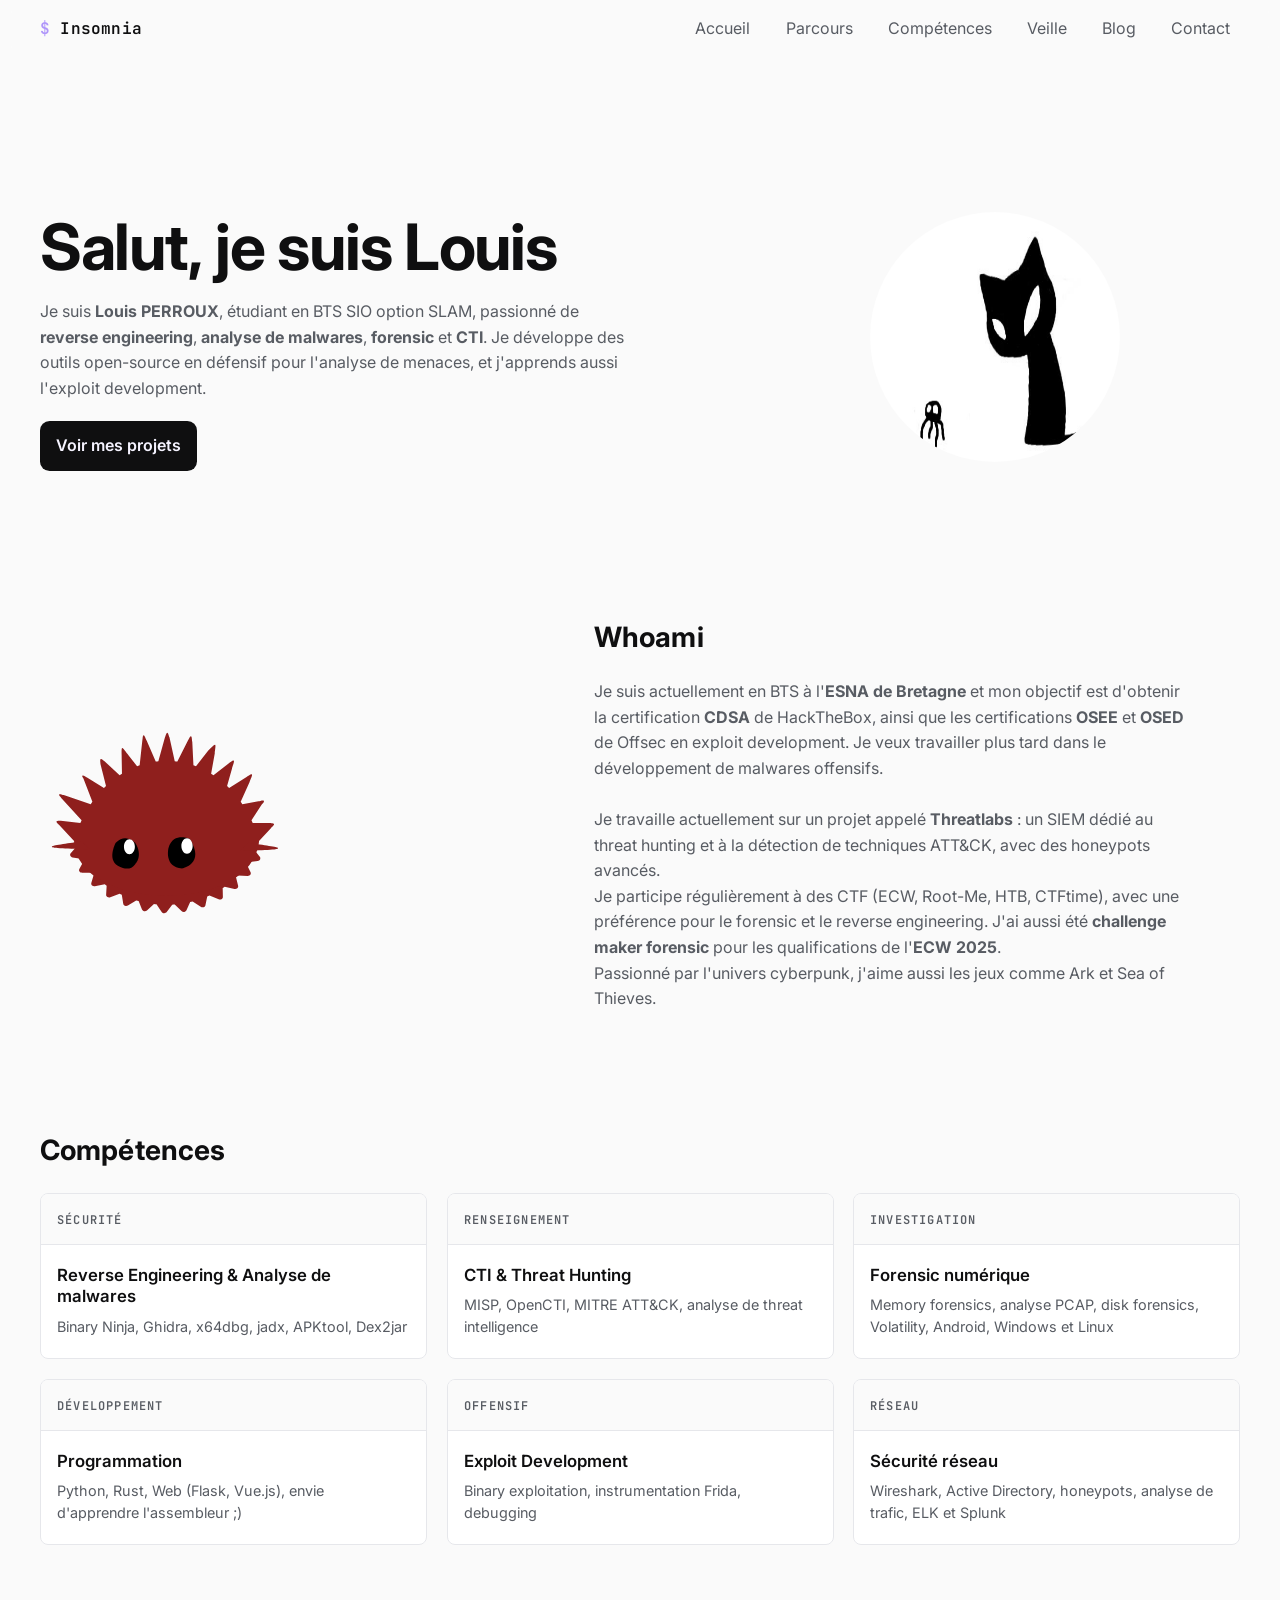
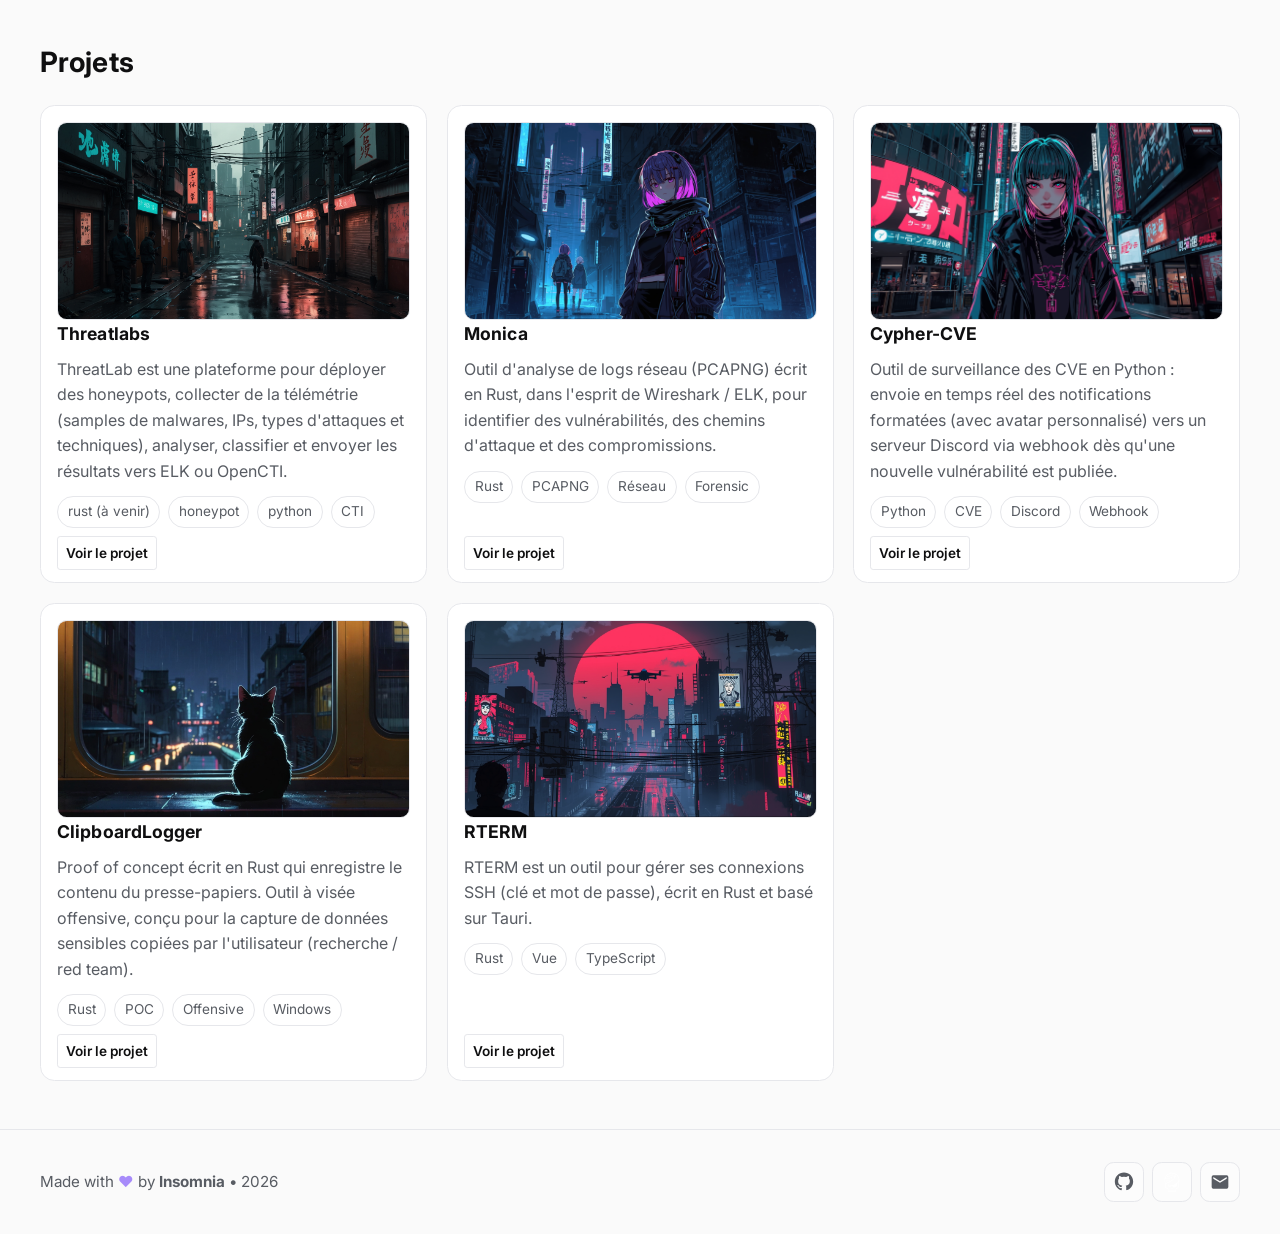
<file: index.html>
<!DOCTYPE html>
<html lang="fr">
<head>
  <meta charset="utf-8">
  <meta name="viewport" content="width=device-width, initial-scale=1">
  <title>Portfolio – Louis PERROUX</title>
  <meta name="description" content="Portfolio BTS SIO de Louis PERROUX – cybersécurité, reverse engineering, forensic, développement.">
  <link rel="icon" href="assets/favicon.svg" type="image/svg+xml">
  <link href="https://fonts.googleapis.com/css2?family=Inter:wght@300;400;600;700&family=JetBrains+Mono:wght@400;600;700&display=swap" rel="stylesheet">
  <link rel="stylesheet" href="assets/css/style.css">
</head>
<body>
  <header class="site-header">
    <div class="container header-inner">
      <a class="brand" href="index.html" aria-label="Accueil">Insomnia</a>
      <nav class="nav" aria-label="Navigation principale">
        <button class="nav-toggle" aria-expanded="false" aria-controls="nav-list" aria-label="Menu">☰</button>
        <ul id="nav-list" class="nav-list">
          <li><a href="index.html">Accueil</a></li>
          <li><a href="parcours.html">Parcours</a></li>
          <li><a href="competences.html">Compétences</a></li>
          <li><a href="veille.html">Veille</a></li>
          <li><a href="blog.html">Blog</a></li>
          <li><a href="mailto:insomnia@0xinsomnia.me">Contact</a></li>
        </ul>
      </nav>
    </div>
  </header>

  <section id="hero" class="section hero flex-row">
    <div class="container">
      <h1 class="hero-title reveal" data-animate="letters">Salut, je suis Louis</h1>
      <p class="hero-subtitle reveal delay-1">
        Je suis <strong>Louis PERROUX</strong>, étudiant en BTS SIO option SLAM, passionné de
        <strong>reverse engineering</strong>, <strong>analyse de malwares</strong>,
        <strong>forensic</strong> et <strong>CTI</strong>. Je développe des outils open-source
        en défensif pour l'analyse de menaces, et j'apprends aussi l'exploit development.
      </p>
      <div class="hero-cta reveal delay-2">
        <a class="button" href="#work">Voir mes projets</a>
      </div>
    </div>
    <img src="assets/img/black-cat-gif-downsized_large-4.gif" alt="Insomnia" loading="lazy" class="hero-avatar">
  </section>

  <section id="Whoami" class="section whoami-section">
    <div class="container whoami-container">
      <img src="assets/img/corro.svg" alt="corro" loading="lazy" class="whoami-avatar">
      <div class="whoami-content">
        <h2 class="section-title">Whoami</h2>
        <p class="hero-subtitle reveal delay-1">
          Je suis actuellement en BTS à l'<strong>ESNA de Bretagne</strong> et mon objectif est d'obtenir
          la certification <strong>CDSA</strong> de HackTheBox, ainsi que les certifications
          <strong>OSEE</strong> et <strong>OSED</strong> de Offsec en exploit development.
          Je veux travailler plus tard dans le développement de malwares offensifs.<br><br>
          Je travaille actuellement sur un projet appelé <strong>Threatlabs</strong> :
          un SIEM dédié au threat hunting et à la détection de techniques ATT&amp;CK,
          avec des honeypots avancés.<br>
          Je participe régulièrement à des CTF (ECW, Root-Me, HTB, CTFtime), avec une préférence
          pour le forensic et le reverse engineering. J'ai aussi été <strong>challenge maker forensic</strong>
          pour les qualifications de l'<strong>ECW 2025</strong>.<br>
          Passionné par l'univers cyberpunk, j'aime aussi les jeux comme Ark et Sea of Thieves.
        </p>
      </div>
    </div>
  </section>

  <section id="skills" class="section skills">
    <div class="container">
      <h2 class="section-title">Compétences</h2>
      <div class="skills-grid">
        <article class="skill-card reveal">
          <div class="skill-banner"><span class="skill-category">Sécurité</span></div>
          <div class="skill-content">
            <h3>Reverse Engineering &amp; Analyse de malwares</h3>
            <p>Binary Ninja, Ghidra, x64dbg, jadx, APKtool, Dex2jar</p>
          </div>
        </article>
        <article class="skill-card reveal delay-1">
          <div class="skill-banner"><span class="skill-category">Renseignement</span></div>
          <div class="skill-content">
            <h3>CTI &amp; Threat Hunting</h3>
            <p>MISP, OpenCTI, MITRE ATT&amp;CK, analyse de threat intelligence</p>
          </div>
        </article>
        <article class="skill-card reveal delay-2">
          <div class="skill-banner"><span class="skill-category">Investigation</span></div>
          <div class="skill-content">
            <h3>Forensic numérique</h3>
            <p>Memory forensics, analyse PCAP, disk forensics, Volatility, Android, Windows et Linux</p>
          </div>
        </article>
        <article class="skill-card reveal">
          <div class="skill-banner"><span class="skill-category">Développement</span></div>
          <div class="skill-content">
            <h3>Programmation</h3>
            <p>Python, Rust, Web (Flask, Vue.js), envie d'apprendre l'assembleur ;)</p>
          </div>
        </article>
        <article class="skill-card reveal delay-1">
          <div class="skill-banner"><span class="skill-category">Offensif</span></div>
          <div class="skill-content">
            <h3>Exploit Development</h3>
            <p>Binary exploitation, instrumentation Frida, debugging</p>
          </div>
        </article>
        <article class="skill-card reveal delay-2">
          <div class="skill-banner"><span class="skill-category">Réseau</span></div>
          <div class="skill-content">
            <h3>Sécurité réseau</h3>
            <p>Wireshark, Active Directory, honeypots, analyse de trafic, ELK et Splunk</p>
          </div>
        </article>
      </div>
    </div>
  </section>

  <section id="work" class="section work">
    <div class="container">
      <h2 class="section-title">Projets</h2>
      <div class="grid">
        <article class="card reveal">
          <figure class="card-banner">
            <img src="assets/img/banner_threatlab.jpg" loading="lazy" alt="Threatlabs">
          </figure>
          <h3>Threatlabs</h3>
          <p>ThreatLab est une plateforme pour déployer des honeypots, collecter de la télémétrie
            (samples de malwares, IPs, types d'attaques et techniques), analyser, classifier
            et envoyer les résultats vers ELK ou OpenCTI.</p>
          <ul class="tags" aria-label="Technologies">
            <li>rust (à venir)</li><li>honeypot</li><li>python</li><li>CTI</li>
          </ul>
          <div class="actions">
            <a href="https://github.com/nowzee/Threatlab" target="_blank" rel="noopener">Voir le projet</a>
          </div>
        </article>

        <article class="card reveal delay-1">
          <figure class="card-banner">
            <img src="assets/img/Monica.jpg" alt="Monica" loading="lazy">
          </figure>
          <h3>Monica</h3>
          <p>Outil d'analyse de logs réseau (PCAPNG) écrit en Rust, dans l'esprit de Wireshark / ELK,
            pour identifier des vulnérabilités, des chemins d'attaque et des compromissions.</p>
          <ul class="tags" aria-label="Stack">
            <li>Rust</li><li>PCAPNG</li><li>Réseau</li><li>Forensic</li>
          </ul>
          <div class="actions">
            <a href="https://github.com/nowzee/Monica" target="_blank" rel="noopener">Voir le projet</a>
          </div>
        </article>

        <article class="card reveal delay-2">
          <figure class="card-banner">
            <img src="assets/img/reverse_banner.jpg" alt="Cypher-CVE" loading="lazy">
          </figure>
          <h3>Cypher-CVE</h3>
          <p>Outil de surveillance des CVE en Python : envoie en temps réel des notifications
            formatées (avec avatar personnalisé) vers un serveur Discord via webhook
            dès qu'une nouvelle vulnérabilité est publiée.</p>
          <ul class="tags" aria-label="Stack">
            <li>Python</li><li>CVE</li><li>Discord</li><li>Webhook</li>
          </ul>
          <div class="actions">
            <a href="https://github.com/nowzee/Cypher-CVE" target="_blank" rel="noopener">Voir le projet</a>
          </div>
        </article>

        <article class="card reveal">
          <figure class="card-banner">
            <img src="assets/img/forensic_cat.jpg" alt="ClipboardLogger" loading="lazy">
          </figure>
          <h3>ClipboardLogger</h3>
          <p>Proof of concept écrit en Rust qui enregistre le contenu du presse-papiers.
            Outil à visée offensive, conçu pour la capture de données sensibles
            copiées par l'utilisateur (recherche / red team).</p>
          <ul class="tags" aria-label="Stack">
            <li>Rust</li><li>POC</li><li>Offensive</li><li>Windows</li>
          </ul>
          <div class="actions">
            <a href="https://github.com/nowzee/ClipboardLogger" target="_blank" rel="noopener">Voir le projet</a>
          </div>
        </article>

        <article class="card reveal delay-2">
          <figure class="card-banner">
            <img src="assets/img/rterm_banner.png" alt="RTERM" loading="lazy">
          </figure>
          <h3>RTERM</h3>
          <p>RTERM est un outil pour gérer ses connexions SSH (clé et mot de passe),
            écrit en Rust et basé sur Tauri.</p>
          <ul class="tags" aria-label="Stack">
            <li>Rust</li><li>Vue</li><li>TypeScript</li>
          </ul>
          <div class="actions">
            <a href="https://github.com/nowzee/RTerm" target="_blank" rel="noopener" aria-label="rterm">Voir le projet</a>
          </div>
        </article>
      </div>
    </div>
  </section>

  <footer class="site-footer" role="contentinfo">
    <div class="container footer-inner">
      <div class="footer-left">
        <p class="footer-note">Made with <span class="heart" aria-hidden="true">❤️</span> by <strong>Insomnia</strong> • <span id="year"></span></p>
      </div>
      <div class="footer-right">
        <ul class="footer-social" aria-label="Réseaux sociaux et contacts">
          <li>
            <a class="social-link" href="https://github.com/nowzee" target="_blank" rel="noopener noreferrer" aria-label="GitHub">
              <svg viewBox="0 0 24 24" aria-hidden="true" class="icon"><path fill="currentColor" d="M12 .5C5.73.5.99 5.24.99 11.52c0 4.86 3.16 8.98 7.55 10.43.55.1.76-.24.76-.54 0-.27-.01-1.17-.02-2.12-3.07.67-3.72-1.31-3.72-1.31-.5-1.26-1.23-1.6-1.23-1.6-.99-.68.08-.66.08-.66 1.1.08 1.68 1.13 1.68 1.13.98 1.68 2.58 1.19 3.21.9.1-.71.38-1.19.69-1.46-2.45-.28-5.02-1.22-5.02-5.43 0-1.2.43-2.18 1.13-2.95-.11-.28-.49-1.41.11-2.94 0 0 .92-.3 3.02 1.13a10.5 10.5 0 0 1 5.5 0c2.1-1.43 3.02-1.13 3.02-1.13.6 1.53.22 2.66.11 2.94.7.77 1.13 1.75 1.13 2.95 0 4.22-2.58 5.15-5.03 5.42.39.33.73.98.73 1.98 0 1.43-.01 2.58-.01 2.94 0 .3.2.64.77.53 4.38-1.45 7.54-5.56 7.54-10.42C23 5.24 18.27.5 12 .5Z"/></svg>
            </a>
          </li>
          <li>
            <a class="social-link" href="https://www.root-me.org/Open-860163" target="_blank" rel="noopener" aria-label="Root-Me">
              <img src="assets/img/rootme.svg" alt="rootme" loading="lazy" width="24" height="24">
            </a>
          </li>
          <li>
            <a class="social-link" href="mailto:insomnia@0xinsomnia.me" aria-label="Email">
              <svg viewBox="0 0 24 24" aria-hidden="true" class="icon"><path fill="currentColor" d="M20 4H4a2 2 0 0 0-2 2v12a2 2 0 0 0 2 2h16a2 2 0 0 0 2-2V6a2 2 0 0 0-2-2Zm0 4-8 5L4 8V6l8 5 8-5v2Z"/></svg>
            </a>
          </li>
        </ul>
      </div>
    </div>
  </footer>

  <script src="assets/js/main.js" defer></script>
</body>
</html>
</file>
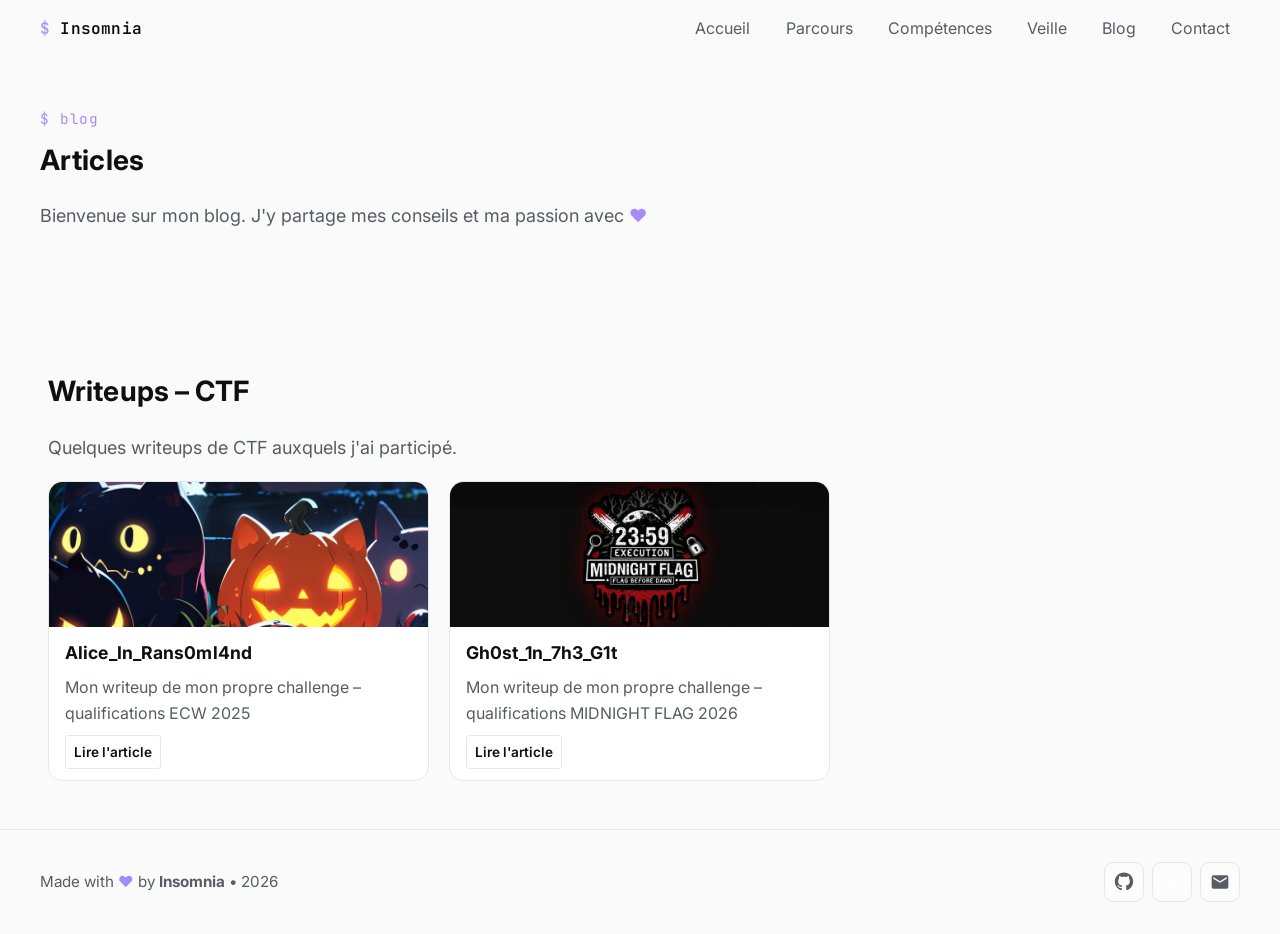
<file: blog.html>
<!DOCTYPE html>
<html lang="fr">
<head>
  <meta charset="utf-8">
  <meta name="viewport" content="width=device-width, initial-scale=1">
  <title>Blog – Louis PERROUX</title>
  <meta name="description" content="Blog & writeups CTF de Louis PERROUX : forensic, reverse engineering, cybersécurité.">
  <link rel="icon" href="assets/favicon.svg" type="image/svg+xml">
  <link href="https://fonts.googleapis.com/css2?family=Inter:wght@300;400;600;700&family=JetBrains+Mono:wght@400;600;700&display=swap" rel="stylesheet">
  <link rel="stylesheet" href="assets/css/style.css">
</head>
<body>
  <header class="site-header">
    <div class="container header-inner">
      <a class="brand" href="index.html" aria-label="Accueil">Insomnia</a>
      <nav class="nav" aria-label="Navigation principale">
        <button class="nav-toggle" aria-expanded="false" aria-controls="nav-list" aria-label="Menu">☰</button>
        <ul id="nav-list" class="nav-list">
          <li><a href="index.html">Accueil</a></li>
          <li><a href="parcours.html">Parcours</a></li>
          <li><a href="competences.html">Compétences</a></li>
          <li><a href="veille.html">Veille</a></li>
          <li><a href="blog.html">Blog</a></li>
          <li><a href="mailto:insomnia@0xinsomnia.me">Contact</a></li>
        </ul>
      </nav>
    </div>
  </header>

  <main id="content" class="section">
    <div class="container">
      <p class="kicker">$ blog</p>
      <h1 class="section-title">Articles</h1>
      <p class="lead">Bienvenue sur mon blog. J'y partage mes conseils et ma passion avec <span class="heart" aria-hidden="true">❤️</span></p>

      <section class="work blog-list" aria-label="Liste d'articles">
        <div class="grid">
          <!-- Articles à venir -->
        </div>
      </section>

      <div class="container mt-10p">
        <h2 class="section-title">Writeups – CTF</h2>
        <p class="lead">Quelques writeups de CTF auxquels j'ai participé.</p>

        <section class="work blog-list" aria-label="Writeups CTF">
          <div class="grid">

            <article class="card reveal">
              <figure class="card-banner">
                <img src="assets/img/citrouille.jpg" alt="Bannière Alice In Ransomland" loading="lazy">
              </figure>
              <h3 class="article-title">Alice_In_Rans0ml4nd</h3>
              <p>Mon writeup de mon propre challenge – qualifications ECW 2025</p>
              <div class="actions">
                <a href="blog/alice_in_ransomland.html" aria-label="Lire le writeup Alice_In_Rans0ml4nd">Lire l'article</a>
              </div>
            </article>

            <article class="card reveal">
              <figure class="card-banner">
                <img src="assets/img/MIDNIGHT_2026_banner.png" style="object-position: center 10%;" loading="lazy" alt="Bannière Ghost in the git">
              </figure>
              <h3 class="article-title">Gh0st_1n_7h3_G1t</h3>
              <p>Mon writeup de mon propre challenge – qualifications MIDNIGHT FLAG 2026</p>
              <div class="actions">
                <a href="blog/ghost_in_the_git.html" aria-label="Lire le writeup Gh0st_1n_7h3_G1t">Lire l'article</a>
              </div>
            </article>

          </div>
        </section>
      </div>
    </div>
  </main>

  <footer class="site-footer">
    <div class="container footer-inner">
      <div class="footer-left">
        <p class="footer-note">Made with <span class="heart" aria-hidden="true">❤️</span> by <strong>Insomnia</strong> • <span id="year"></span></p>
      </div>
      <div class="footer-right">
        <ul class="footer-social">
          <li><a class="social-link" href="https://github.com/nowzee" target="_blank" rel="noopener" aria-label="GitHub"><svg viewBox="0 0 24 24" class="icon"><path fill="currentColor" d="M12 .5C5.73.5.99 5.24.99 11.52c0 4.86 3.16 8.98 7.55 10.43.55.1.76-.24.76-.54 0-.27-.01-1.17-.02-2.12-3.07.67-3.72-1.31-3.72-1.31-.5-1.26-1.23-1.6-1.23-1.6-.99-.68.08-.66.08-.66 1.1.08 1.68 1.13 1.68 1.13.98 1.68 2.58 1.19 3.21.9.1-.71.38-1.19.69-1.46-2.45-.28-5.02-1.22-5.02-5.43 0-1.2.43-2.18 1.13-2.95-.11-.28-.49-1.41.11-2.94 0 0 .92-.3 3.02 1.13a10.5 10.5 0 0 1 5.5 0c2.1-1.43 3.02-1.13 3.02-1.13.6 1.53.22 2.66.11 2.94.7.77 1.13 1.75 1.13 2.95 0 4.22-2.58 5.15-5.03 5.42.39.33.73.98.73 1.98 0 1.43-.01 2.58-.01 2.94 0 .3.2.64.77.53 4.38-1.45 7.54-5.56 7.54-10.42C23 5.24 18.27.5 12 .5Z"/></svg></a></li>
          <li><a class="social-link" href="https://www.root-me.org/Open-860163" target="_blank" rel="noopener" aria-label="Root-Me"><img src="assets/img/rootme.svg" alt="rootme" width="24" height="24"></a></li>
          <li><a class="social-link" href="mailto:insomnia@0xinsomnia.me" aria-label="Email"><svg viewBox="0 0 24 24" class="icon"><path fill="currentColor" d="M20 4H4a2 2 0 0 0-2 2v12a2 2 0 0 0 2 2h16a2 2 0 0 0 2-2V6a2 2 0 0 0-2-2Zm0 4-8 5L4 8V6l8 5 8-5v2Z"/></svg></a></li>
        </ul>
      </div>
    </div>
  </footer>

  <script src="assets/js/main.js" defer></script>
</body>
</html>
</file>
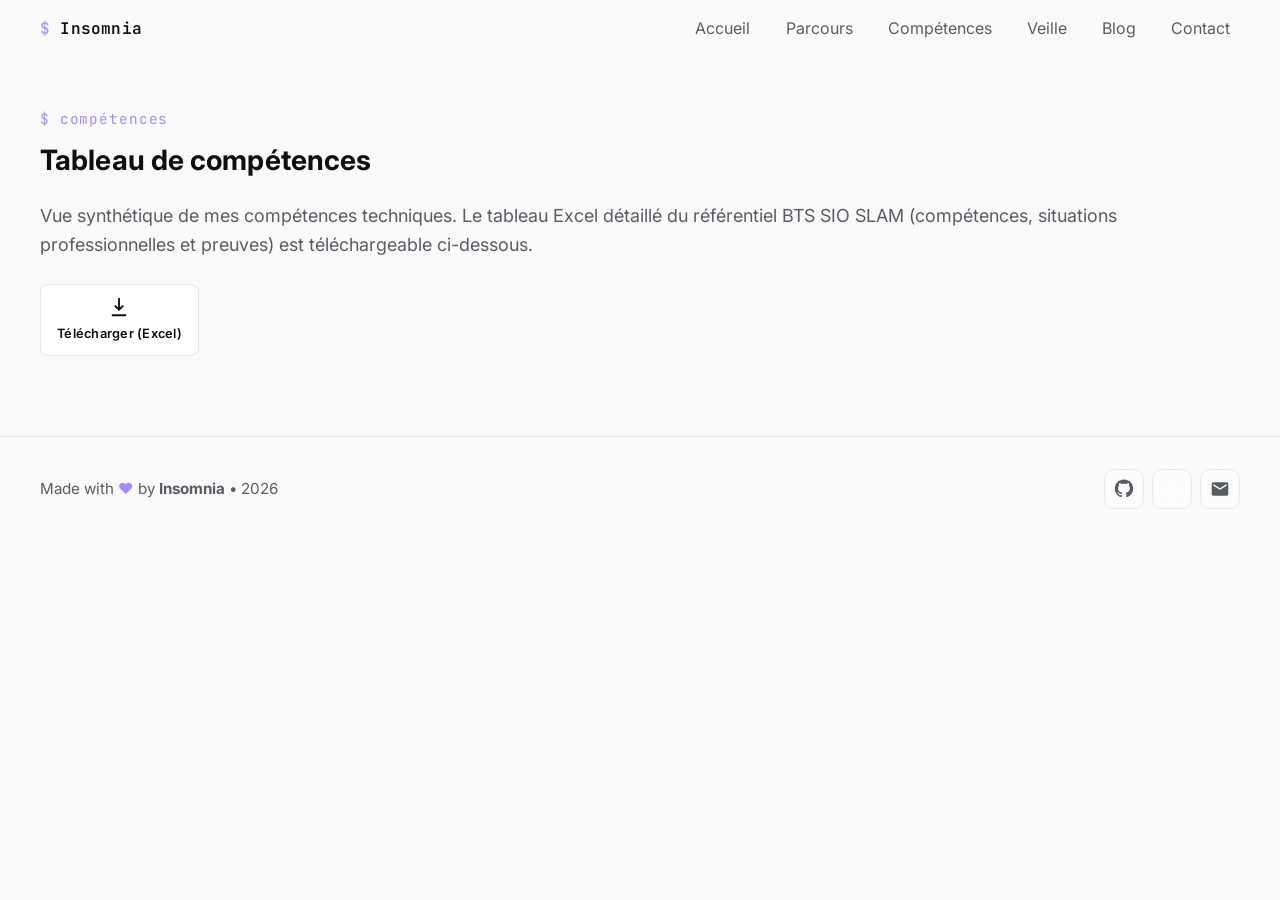
<file: competences.html>
<!DOCTYPE html>
<html lang="fr">
<head>
  <meta charset="utf-8">
  <meta name="viewport" content="width=device-width, initial-scale=1">
  <title>Compétences – Louis PERROUX</title>
  <meta name="description" content="Tableau de compétences BTS SIO SLAM : développement, cybersécurité, systèmes, réseaux, bases de données.">
  <link rel="icon" href="assets/favicon.svg" type="image/svg+xml">
  <link href="https://fonts.googleapis.com/css2?family=Inter:wght@300;400;600;700&family=JetBrains+Mono:wght@400;600;700&display=swap" rel="stylesheet">
  <link rel="stylesheet" href="assets/css/style.css">
</head>
<body>
  <header class="site-header">
    <div class="container header-inner">
      <a class="brand" href="index.html" aria-label="Accueil">Insomnia</a>
      <nav class="nav" aria-label="Navigation principale">
        <button class="nav-toggle" aria-expanded="false" aria-controls="nav-list" aria-label="Menu">☰</button>
        <ul id="nav-list" class="nav-list">
          <li><a href="index.html">Accueil</a></li>
          <li><a href="parcours.html">Parcours</a></li>
          <li><a href="competences.html">Compétences</a></li>
          <li><a href="veille.html">Veille</a></li>
          <li><a href="blog.html">Blog</a></li>
          <li><a href="mailto:insomnia@0xinsomnia.me">Contact</a></li>
        </ul>
      </nav>
    </div>
  </header>

  <main id="content" class="section">
    <div class="container">
      <p class="kicker">$ compétences</p>
      <h1 class="section-title">Tableau de compétences</h1>
      <p class="lead">Vue synthétique de mes compétences techniques. Le tableau Excel détaillé du référentiel BTS SIO SLAM (compétences, situations professionnelles et preuves) est téléchargeable ci-dessous.</p>

      <div class="competences-actions">
        <a class="download-btn" href="assets/files/tableau-competences.xlsx" download aria-label="Télécharger le tableau de compétences (Excel)">
          <svg class="download-icon" viewBox="0 0 24 24" aria-hidden="true">
            <path d="M12 3v12m0 0l-4-4m4 4l4-4M5 21h14" stroke="currentColor" stroke-width="2" fill="none" stroke-linecap="round" stroke-linejoin="round"/>
          </svg>
          <span>Télécharger (Excel)</span>
        </a>
      </div>

          </div>
  </main>

  <footer class="site-footer">
    <div class="container footer-inner">
      <div class="footer-left">
        <p class="footer-note">Made with <span class="heart" aria-hidden="true">❤️</span> by <strong>Insomnia</strong> • <span id="year"></span></p>
      </div>
      <div class="footer-right">
        <ul class="footer-social">
          <li><a class="social-link" href="https://github.com/nowzee" target="_blank" rel="noopener" aria-label="GitHub"><svg viewBox="0 0 24 24" class="icon"><path fill="currentColor" d="M12 .5C5.73.5.99 5.24.99 11.52c0 4.86 3.16 8.98 7.55 10.43.55.1.76-.24.76-.54 0-.27-.01-1.17-.02-2.12-3.07.67-3.72-1.31-3.72-1.31-.5-1.26-1.23-1.6-1.23-1.6-.99-.68.08-.66.08-.66 1.1.08 1.68 1.13 1.68 1.13.98 1.68 2.58 1.19 3.21.9.1-.71.38-1.19.69-1.46-2.45-.28-5.02-1.22-5.02-5.43 0-1.2.43-2.18 1.13-2.95-.11-.28-.49-1.41.11-2.94 0 0 .92-.3 3.02 1.13a10.5 10.5 0 0 1 5.5 0c2.1-1.43 3.02-1.13 3.02-1.13.6 1.53.22 2.66.11 2.94.7.77 1.13 1.75 1.13 2.95 0 4.22-2.58 5.15-5.03 5.42.39.33.73.98.73 1.98 0 1.43-.01 2.58-.01 2.94 0 .3.2.64.77.53 4.38-1.45 7.54-5.56 7.54-10.42C23 5.24 18.27.5 12 .5Z"/></svg></a></li>
          <li><a class="social-link" href="https://www.root-me.org/Open-860163" target="_blank" rel="noopener" aria-label="Root-Me"><img src="assets/img/rootme.svg" alt="rootme" width="24" height="24"></a></li>
          <li><a class="social-link" href="mailto:insomnia@0xinsomnia.me" aria-label="Email"><svg viewBox="0 0 24 24" class="icon"><path fill="currentColor" d="M20 4H4a2 2 0 0 0-2 2v12a2 2 0 0 0 2 2h16a2 2 0 0 0 2-2V6a2 2 0 0 0-2-2Zm0 4-8 5L4 8V6l8 5 8-5v2Z"/></svg></a></li>
        </ul>
      </div>
    </div>
  </footer>

  <script src="assets/js/main.js" defer></script>
</body>
</html>
</file>
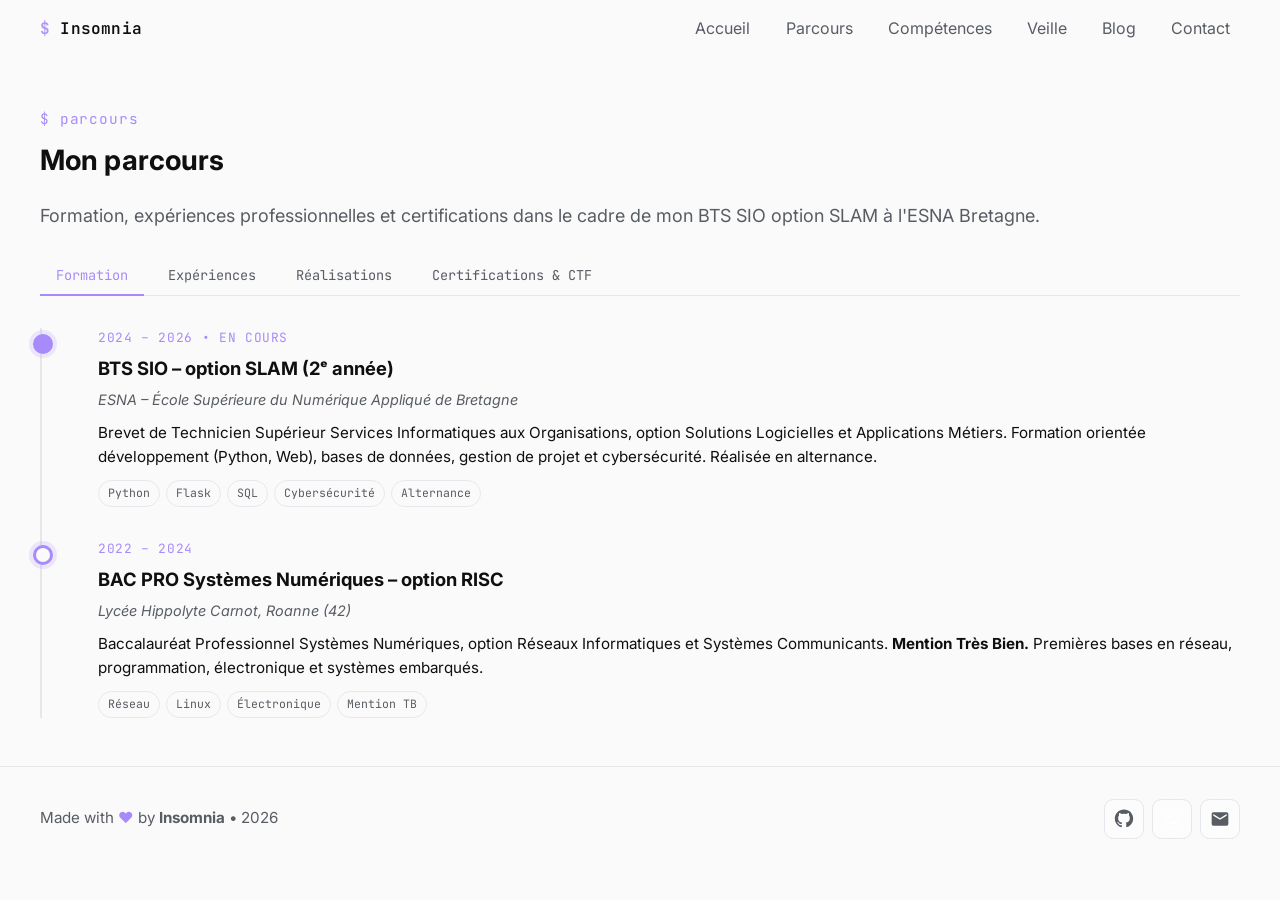
<file: parcours.html>
<!DOCTYPE html>
<html lang="fr">
<head>
  <meta charset="utf-8">
  <meta name="viewport" content="width=device-width, initial-scale=1">
  <title>Parcours – Louis PERROUX</title>
  <meta name="description" content="Formation, expériences professionnelles et certifications de Louis PERROUX (BTS SIO SLAM).">
  <link rel="icon" href="assets/favicon.svg" type="image/svg+xml">
  <link href="https://fonts.googleapis.com/css2?family=Inter:wght@300;400;600;700&family=JetBrains+Mono:wght@400;600;700&display=swap" rel="stylesheet">
  <link rel="stylesheet" href="assets/css/style.css">
</head>
<body>
  <header class="site-header">
    <div class="container header-inner">
      <a class="brand" href="index.html" aria-label="Accueil">Insomnia</a>
      <nav class="nav" aria-label="Navigation principale">
        <button class="nav-toggle" aria-expanded="false" aria-controls="nav-list" aria-label="Menu">☰</button>
        <ul id="nav-list" class="nav-list">
          <li><a href="index.html">Accueil</a></li>
          <li><a href="parcours.html">Parcours</a></li>
          <li><a href="competences.html">Compétences</a></li>
          <li><a href="veille.html">Veille</a></li>
          <li><a href="blog.html">Blog</a></li>
          <li><a href="mailto:insomnia@0xinsomnia.me">Contact</a></li>
        </ul>
      </nav>
    </div>
  </header>

  <main id="content" class="section">
    <div class="container">
      <p class="kicker">$ parcours</p>
      <h1 class="section-title">Mon parcours</h1>
      <p class="lead">Formation, expériences professionnelles et certifications dans le cadre de mon BTS SIO option SLAM à l'ESNA Bretagne.</p>

      <div class="parcours-tabs" role="tablist">
        <button class="tab-btn active" data-tab="formation" role="tab">Formation</button>
        <button class="tab-btn" data-tab="experiences" role="tab">Expériences</button>
        <button class="tab-btn" data-tab="realisations" role="tab">Réalisations</button>
        <button class="tab-btn" data-tab="certifications" role="tab">Certifications &amp; CTF</button>
      </div>

      <!-- ============ FORMATION ============ -->
      <div class="tab-panel active" id="formation" role="tabpanel">
        <ol class="timeline" aria-label="Formation">

          <li class="timeline-item current reveal">
            <p class="timeline-date">2024 – 2026 • en cours</p>
            <h3 class="timeline-title">BTS SIO – option SLAM (2ᵉ année)</h3>
            <p class="timeline-place">ESNA – École Supérieure du Numérique Appliqué de Bretagne</p>
            <p class="timeline-desc">
              Brevet de Technicien Supérieur Services Informatiques aux Organisations,
              option Solutions Logicielles et Applications Métiers. Formation orientée
              développement (Python, Web), bases de données, gestion de projet et cybersécurité.
              Réalisée en alternance.
            </p>
            <ul class="timeline-tags">
              <li>Python</li><li>Flask</li><li>SQL</li><li>Cybersécurité</li><li>Alternance</li>
            </ul>
          </li>

          <li class="timeline-item reveal delay-1">
            <p class="timeline-date">2022 – 2024</p>
            <h3 class="timeline-title">BAC PRO Systèmes Numériques – option RISC</h3>
            <p class="timeline-place">Lycée Hippolyte Carnot, Roanne (42)</p>
            <p class="timeline-desc">
              Baccalauréat Professionnel Systèmes Numériques, option Réseaux Informatiques
              et Systèmes Communicants. <strong>Mention Très Bien.</strong>
              Premières bases en réseau, programmation, électronique et systèmes embarqués.
            </p>
            <ul class="timeline-tags">
              <li>Réseau</li><li>Linux</li><li>Électronique</li><li>Mention TB</li>
            </ul>
          </li>

        </ol>
      </div>

      <!-- ============ EXPERIENCES ============ -->
      <div class="tab-panel" id="experiences" role="tabpanel">
        <ol class="timeline" aria-label="Expériences professionnelles">

          <li class="timeline-item current reveal">
            <p class="timeline-date">Septembre 2024 – aujourd'hui • Alternance</p>
            <h3 class="timeline-title">Alternant Développeur</h3>
            <p class="timeline-place">PILLET-HITECH</p>
            <p class="timeline-desc">
              Développement de modules et applications métiers (Python, Odoo, Flask, portail captif Python).
              Administration systèmes &amp; réseaux (Proxmox, pfSense, OpenVPN). Gestion de bases de données
              et automatisation de tâches.
            </p>
            <ul class="timeline-tags">
              <li>Python</li><li>Flask</li><li>Odoo</li><li>Proxmox</li><li>pfSense</li><li>OpenVPN</li>
            </ul>
          </li>

          <li class="timeline-item reveal delay-1">
            <p class="timeline-date">Avril – Mai 2024 • Stage</p>
            <h3 class="timeline-title">Stagiaire Informatique</h3>
            <p class="timeline-place">Fides-Solutions</p>
            <p class="timeline-desc">
              Maintenance informatique (installations, mises à jour). Support et gestion via GLPI.
              Rédaction d'une documentation pour le déploiement de postes sur le MDT
              (Microsoft Deployment Toolkit). Installation d'un second serveur MDT sur VMware ESXi.
            </p>
            <ul class="timeline-tags">
              <li>GLPI</li><li>MDT</li><li>VMware ESXi</li><li>Documentation</li>
            </ul>
          </li>

        </ol>
      </div>

      <!-- ============ REALISATIONS ============ -->
      <div class="tab-panel" id="realisations" role="tabpanel">
        <ol class="timeline" aria-label="Réalisations majeures">

          <li class="timeline-item reveal">
            <p class="timeline-date">2025</p>
            <h3 class="timeline-title">Challenge Maker – European Cyber Week 2025</h3>
            <p class="timeline-place">Qualifications ECW 2025</p>
            <p class="timeline-desc">
              Conception d'un challenge de forensic simulant un réseau Active Directory compromis,
              avec post-exploitation, pivot et exfiltration de données.
              Le writeup <em>Alice_In_Rans0ml4nd</em> est disponible sur le blog.
            </p>
            <ul class="timeline-tags">
              <li>Forensic</li><li>Active Directory</li><li>Challenge maker</li><li>ECW</li>
            </ul>
          </li>

          <li class="timeline-item reveal delay-1">
            <p class="timeline-date">2024 – aujourd'hui</p>
            <h3 class="timeline-title">Threatlab – Plateforme de gestion de honeypots</h3>
            <p class="timeline-place">Projet personnel</p>
            <p class="timeline-desc">
              Serveur de gestion de honeypots remontant les mots de passe testés, IPs sources,
              types d'attaques et pays d'origine. Permet la corrélation et l'envoi vers ELK / OpenCTI.
            </p>
            <ul class="timeline-tags">
              <li>Python</li><li>Honeypot</li><li>ELK</li><li>OpenCTI</li>
            </ul>
          </li>

          <li class="timeline-item reveal delay-2">
            <p class="timeline-date">2024 – aujourd'hui</p>
            <h3 class="timeline-title">Outil de forensic en Rust</h3>
            <p class="timeline-place">Projet personnel</p>
            <p class="timeline-desc">
              Application Rust en ligne de commande pour analyser des logs, identifier des chemins
              d'attaque potentiels, des vulnérabilités et des signes de compromission.
            </p>
            <ul class="timeline-tags">
              <li>Rust</li><li>Forensic</li><li>CLI</li>
            </ul>
          </li>

          <li class="timeline-item reveal">
            <p class="timeline-date">2024</p>
            <h3 class="timeline-title">RTERM – Terminal UI SSH</h3>
            <p class="timeline-place">Projet personnel</p>
            <p class="timeline-desc">
              Application Rust + Tauri avec interface graphique pour gérer ses connexions SSH
              (clés et identifiants).
            </p>
            <ul class="timeline-tags">
              <li>Rust</li><li>Tauri</li><li>Vue</li><li>SSH</li>
            </ul>
          </li>

        </ol>
      </div>

      <!-- ============ CERTIFICATIONS / CTF ============ -->
      <div class="tab-panel" id="certifications" role="tabpanel">
        <ol class="timeline" aria-label="CTF et certifications">

          <li class="timeline-item current reveal">
            <p class="timeline-date">en cours</p>
            <h3 class="timeline-title">Root-Me – 5600+ points</h3>
            <p class="timeline-place"><a class="link" href="https://www.root-me.org/Open-860163" target="_blank" rel="noopener">root-me.org/Open-860163</a></p>
            <p class="timeline-desc">
              Pratique régulière de challenges en cryptographie, web, forensic et reverse engineering.
            </p>
            <ul class="timeline-tags"><li>Reverse</li><li>Forensic</li><li>Web</li><li>Crypto</li></ul>
          </li>

          <li class="timeline-item reveal delay-1">
            <p class="timeline-date">en cours</p>
            <h3 class="timeline-title">HackTheBox &amp; TryHackMe</h3>
            <p class="timeline-place">
              <a class="link" href="https://tryhackme.com/p/unch3cked" target="_blank" rel="noopener">tryhackme.com/p/unch3cked</a>
            </p>
            <p class="timeline-desc">
              Pratique offensive et défensive (machines, sherlocks, parcours guidés).
              Préparation à long terme de la certification <strong>CDSA</strong> (HackTheBox).
            </p>
            <ul class="timeline-tags"><li>HTB</li><li>THM</li><li>Pentest</li></ul>
          </li>

          <li class="timeline-item reveal delay-2">
            <p class="timeline-date">en cours</p>
            <h3 class="timeline-title">CyberDefenders</h3>
            <p class="timeline-place">
              <a class="link" href="https://cyberdefenders.org/p/Insomnia" target="_blank" rel="noopener">cyberdefenders.org/p/Insomnia</a>
            </p>
            <p class="timeline-desc">
              Labs orientés blue team : analyse d'incident, forensic, threat hunting.
            </p>
            <ul class="timeline-tags"><li>Blue Team</li><li>Forensic</li><li>SOC</li></ul>
          </li>

          <li class="timeline-item reveal">
            <p class="timeline-date">visée long terme</p>
            <h3 class="timeline-title">Certifications Offsec : OSED &amp; OSEE</h3>
            <p class="timeline-place">Offensive Security</p>
            <p class="timeline-desc">
              Objectif à plus long terme : valider l'expertise en exploit development
              (Windows user-land et kernel/exploitation avancée).
            </p>
            <ul class="timeline-tags"><li>Exploit Dev</li><li>Offsec</li></ul>
          </li>

        </ol>
      </div>
    </div>
  </main>

  <footer class="site-footer">
    <div class="container footer-inner">
      <div class="footer-left">
        <p class="footer-note">Made with <span class="heart" aria-hidden="true">❤️</span> by <strong>Insomnia</strong> • <span id="year"></span></p>
      </div>
      <div class="footer-right">
        <ul class="footer-social">
          <li><a class="social-link" href="https://github.com/nowzee" target="_blank" rel="noopener" aria-label="GitHub"><svg viewBox="0 0 24 24" class="icon"><path fill="currentColor" d="M12 .5C5.73.5.99 5.24.99 11.52c0 4.86 3.16 8.98 7.55 10.43.55.1.76-.24.76-.54 0-.27-.01-1.17-.02-2.12-3.07.67-3.72-1.31-3.72-1.31-.5-1.26-1.23-1.6-1.23-1.6-.99-.68.08-.66.08-.66 1.1.08 1.68 1.13 1.68 1.13.98 1.68 2.58 1.19 3.21.9.1-.71.38-1.19.69-1.46-2.45-.28-5.02-1.22-5.02-5.43 0-1.2.43-2.18 1.13-2.95-.11-.28-.49-1.41.11-2.94 0 0 .92-.3 3.02 1.13a10.5 10.5 0 0 1 5.5 0c2.1-1.43 3.02-1.13 3.02-1.13.6 1.53.22 2.66.11 2.94.7.77 1.13 1.75 1.13 2.95 0 4.22-2.58 5.15-5.03 5.42.39.33.73.98.73 1.98 0 1.43-.01 2.58-.01 2.94 0 .3.2.64.77.53 4.38-1.45 7.54-5.56 7.54-10.42C23 5.24 18.27.5 12 .5Z"/></svg></a></li>
          <li><a class="social-link" href="https://www.root-me.org/Open-860163" target="_blank" rel="noopener" aria-label="Root-Me"><img src="assets/img/rootme.svg" alt="rootme" width="24" height="24"></a></li>
          <li><a class="social-link" href="mailto:insomnia@0xinsomnia.me" aria-label="Email"><svg viewBox="0 0 24 24" class="icon"><path fill="currentColor" d="M20 4H4a2 2 0 0 0-2 2v12a2 2 0 0 0 2 2h16a2 2 0 0 0 2-2V6a2 2 0 0 0-2-2Zm0 4-8 5L4 8V6l8 5 8-5v2Z"/></svg></a></li>
        </ul>
      </div>
    </div>
  </footer>

  <script src="assets/js/main.js" defer></script>
</body>
</html>
</file>
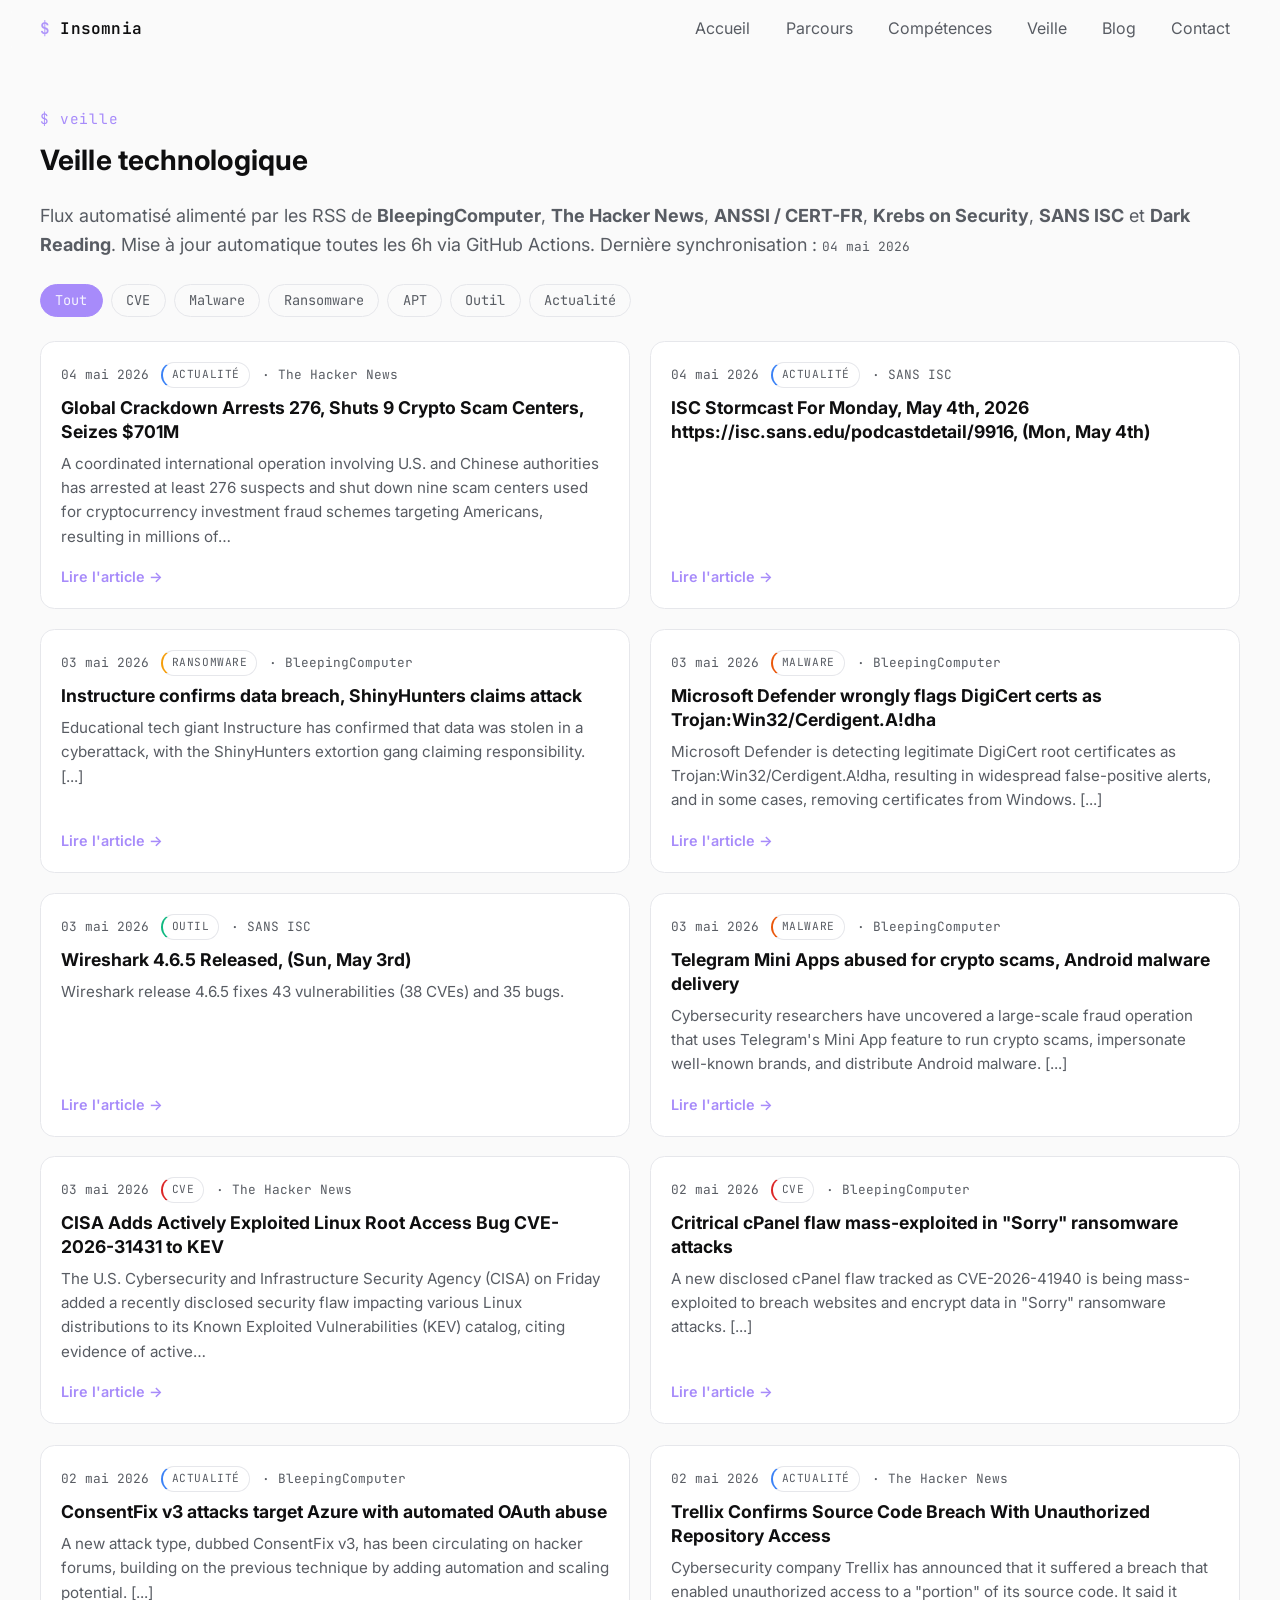
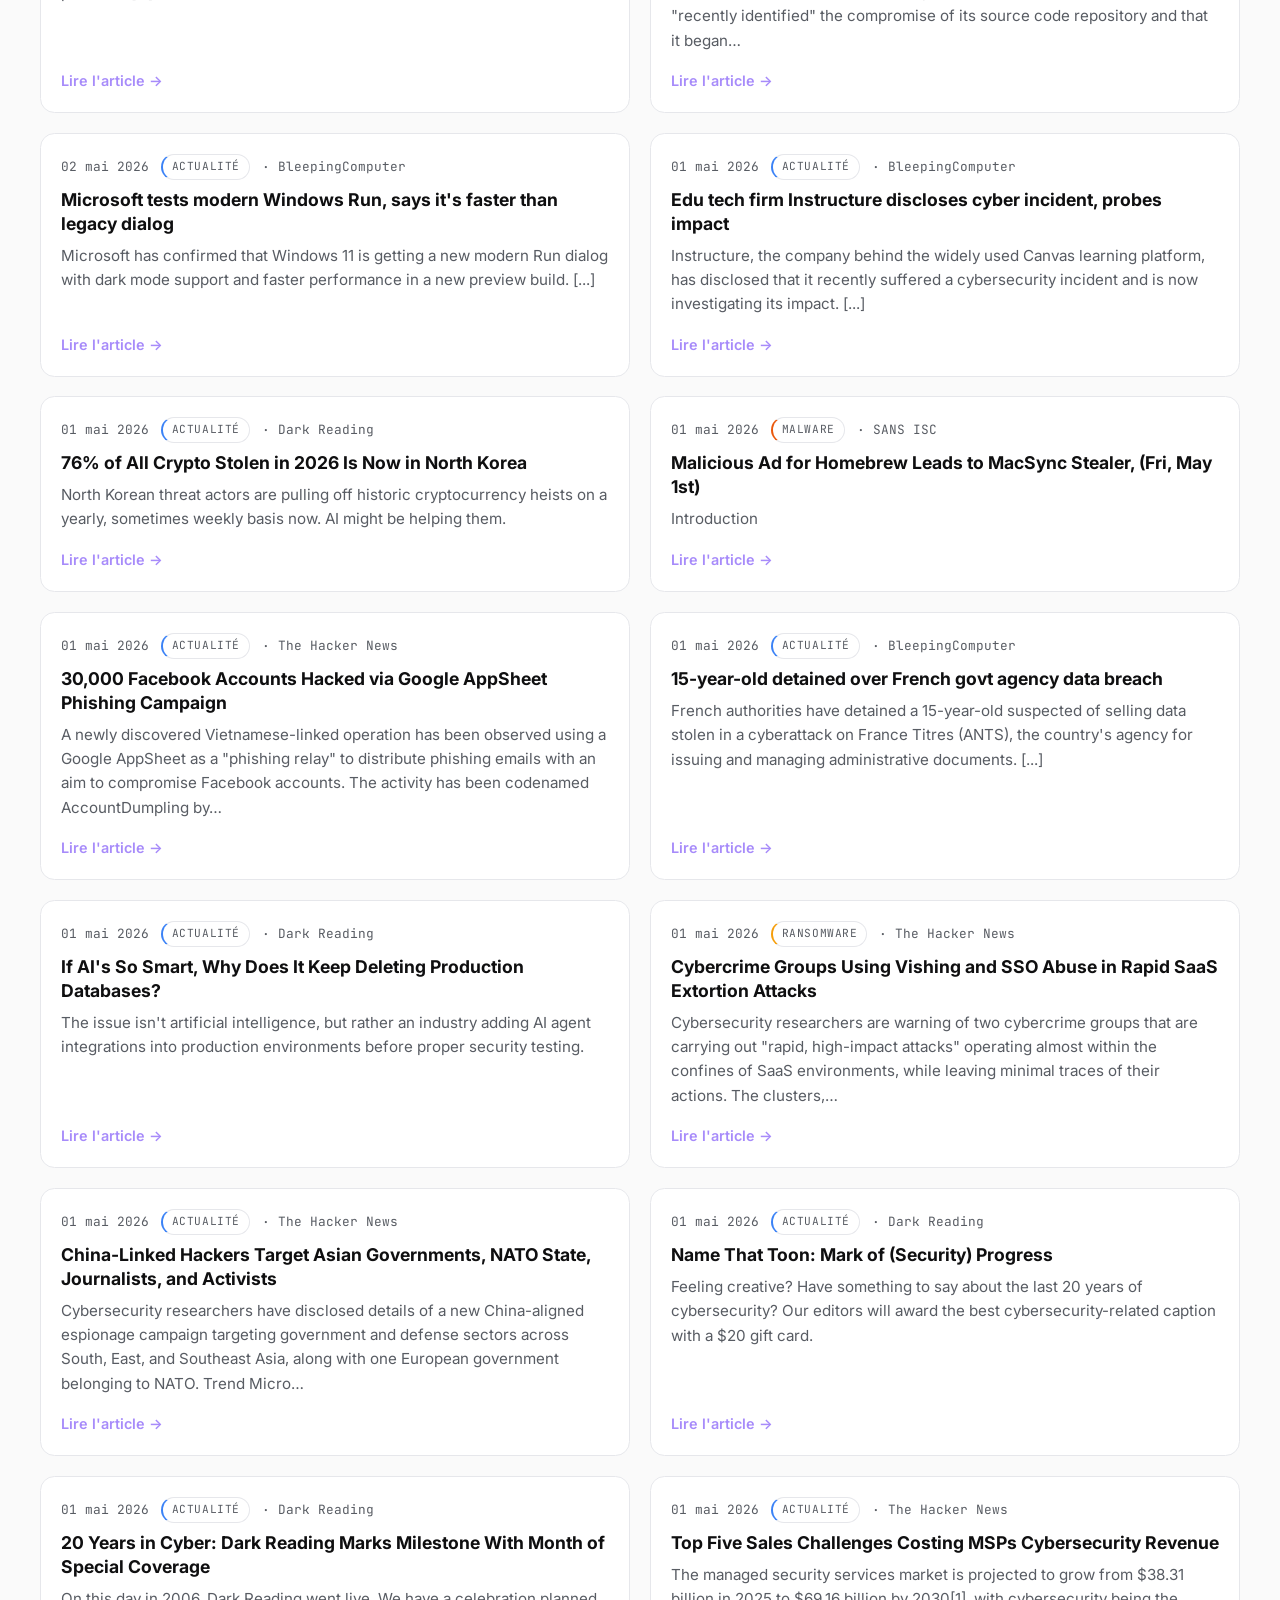
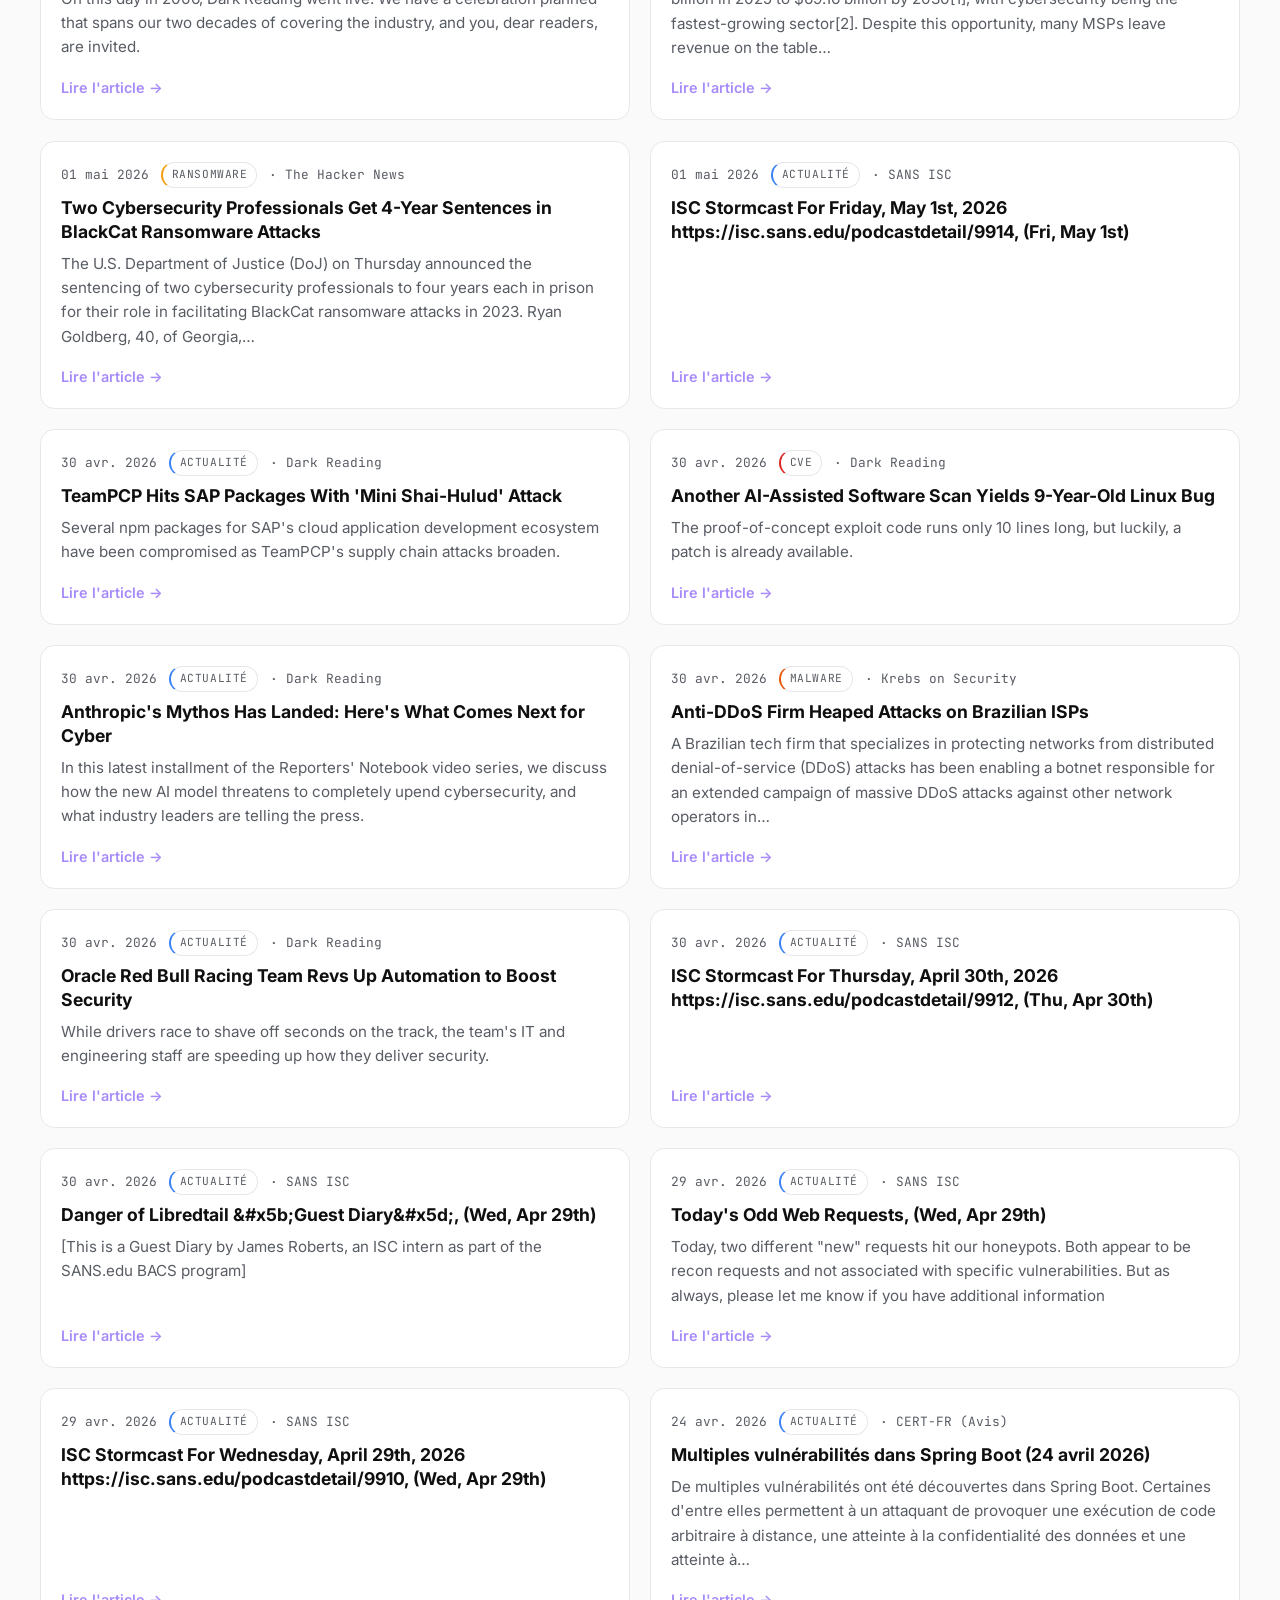
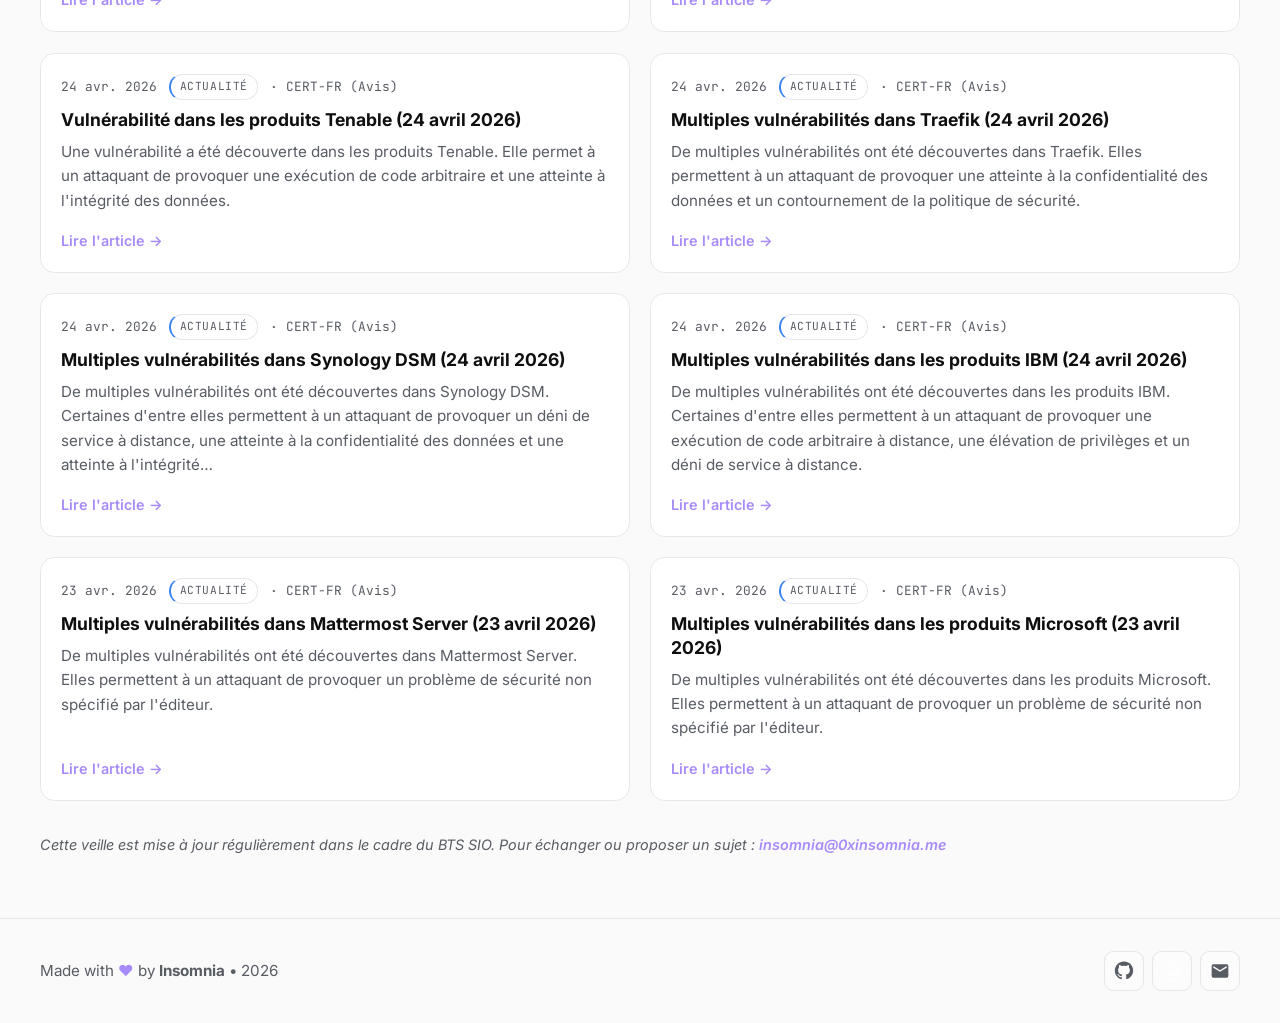
<file: veille.html>
<!DOCTYPE html>
<html lang="fr">
<head>
  <meta charset="utf-8">
  <meta name="viewport" content="width=device-width, initial-scale=1">
  <title>Veille technologique – Louis PERROUX</title>
  <meta name="description" content="Veille cybersécurité : CVE, malwares, ransomwares, APT, outils, actualités.">
  <link rel="icon" href="assets/favicon.svg" type="image/svg+xml">
  <link href="https://fonts.googleapis.com/css2?family=Inter:wght@300;400;600;700&family=JetBrains+Mono:wght@400;600;700&display=swap" rel="stylesheet">
  <link rel="stylesheet" href="assets/css/style.css">
</head>
<body>
  <header class="site-header">
    <div class="container header-inner">
      <a class="brand" href="index.html" aria-label="Accueil">Insomnia</a>
      <nav class="nav" aria-label="Navigation principale">
        <button class="nav-toggle" aria-expanded="false" aria-controls="nav-list" aria-label="Menu">☰</button>
        <ul id="nav-list" class="nav-list">
          <li><a href="index.html">Accueil</a></li>
          <li><a href="parcours.html">Parcours</a></li>
          <li><a href="competences.html">Compétences</a></li>
          <li><a href="veille.html">Veille</a></li>
          <li><a href="blog.html">Blog</a></li>
          <li><a href="mailto:insomnia@0xinsomnia.me">Contact</a></li>
        </ul>
      </nav>
    </div>
  </header>

  <main id="content" class="section">
    <div class="container">
      <p class="kicker">$ veille</p>
      <h1 class="section-title">Veille technologique</h1>
      <p class="lead">
        Flux automatisé alimenté par les RSS de
        <strong>BleepingComputer</strong>, <strong>The Hacker News</strong>,
        <strong>ANSSI / CERT-FR</strong>, <strong>Krebs on Security</strong>,
        <strong>SANS ISC</strong> et <strong>Dark Reading</strong>.
        Mise à jour automatique toutes les 6h via GitHub Actions.
        Dernière synchronisation : <span id="veille-last-update" class="news-date">…</span>
      </p>

      <div class="filters" role="tablist" aria-label="Filtrer la veille">
        <button class="filter-btn active" data-filter="all">Tout</button>
        <button class="filter-btn" data-filter="cve">CVE</button>
        <button class="filter-btn" data-filter="malware">Malware</button>
        <button class="filter-btn" data-filter="ransomware">Ransomware</button>
        <button class="filter-btn" data-filter="apt">APT</button>
        <button class="filter-btn" data-filter="outil">Outil</button>
        <button class="filter-btn" data-filter="actualite">Actualité</button>
      </div>

      <div id="veille-news" class="news-grid" aria-live="polite">
        <p id="veille-loading" class="news-date" style="grid-column:1/-1; padding:2rem 0;">Chargement de la veille…</p>
      </div>
      <noscript>
        <p style="margin-top:2rem;color:var(--muted);">
          Le flux de veille nécessite JavaScript. Données brutes :
          <a class="link" href="assets/data/news.json">assets/data/news.json</a>.
        </p>
      </noscript>

      <p style="margin-top:2rem; color:var(--muted); font-size:.9rem;">
        <em>Cette veille est mise à jour régulièrement dans le cadre du BTS SIO.
        Pour échanger ou proposer un sujet : <a class="link" href="mailto:insomnia@0xinsomnia.me">insomnia@0xinsomnia.me</a></em>
      </p>
    </div>
  </main>

  <footer class="site-footer">
    <div class="container footer-inner">
      <div class="footer-left">
        <p class="footer-note">Made with <span class="heart" aria-hidden="true">❤️</span> by <strong>Insomnia</strong> • <span id="year"></span></p>
      </div>
      <div class="footer-right">
        <ul class="footer-social">
          <li><a class="social-link" href="https://github.com/nowzee" target="_blank" rel="noopener" aria-label="GitHub"><svg viewBox="0 0 24 24" class="icon"><path fill="currentColor" d="M12 .5C5.73.5.99 5.24.99 11.52c0 4.86 3.16 8.98 7.55 10.43.55.1.76-.24.76-.54 0-.27-.01-1.17-.02-2.12-3.07.67-3.72-1.31-3.72-1.31-.5-1.26-1.23-1.6-1.23-1.6-.99-.68.08-.66.08-.66 1.1.08 1.68 1.13 1.68 1.13.98 1.68 2.58 1.19 3.21.9.1-.71.38-1.19.69-1.46-2.45-.28-5.02-1.22-5.02-5.43 0-1.2.43-2.18 1.13-2.95-.11-.28-.49-1.41.11-2.94 0 0 .92-.3 3.02 1.13a10.5 10.5 0 0 1 5.5 0c2.1-1.43 3.02-1.13 3.02-1.13.6 1.53.22 2.66.11 2.94.7.77 1.13 1.75 1.13 2.95 0 4.22-2.58 5.15-5.03 5.42.39.33.73.98.73 1.98 0 1.43-.01 2.58-.01 2.94 0 .3.2.64.77.53 4.38-1.45 7.54-5.56 7.54-10.42C23 5.24 18.27.5 12 .5Z"/></svg></a></li>
          <li><a class="social-link" href="https://www.root-me.org/Open-860163" target="_blank" rel="noopener" aria-label="Root-Me"><img src="assets/img/rootme.svg" alt="rootme" width="24" height="24"></a></li>
          <li><a class="social-link" href="mailto:insomnia@0xinsomnia.me" aria-label="Email"><svg viewBox="0 0 24 24" class="icon"><path fill="currentColor" d="M20 4H4a2 2 0 0 0-2 2v12a2 2 0 0 0 2 2h16a2 2 0 0 0 2-2V6a2 2 0 0 0-2-2Zm0 4-8 5L4 8V6l8 5 8-5v2Z"/></svg></a></li>
        </ul>
      </div>
    </div>
  </footer>

  <script src="assets/js/main.js" defer></script>
</body>
</html>
</file>
<file: assets/css/style.css>
:root {
  --bg: #0f0f10;
  --surface: #171719;
  --surface-hover: #1e1e1e;
  --text: #e7e7e9;
  --muted: #a1a1aa;
  --border: #202025;
  --accent: #a855f7; /* violet */
  --accent-contrast: #0a0a0b;
  color-scheme: dark light;
}

@media (prefers-color-scheme: light) {
  :root {
    --bg: #fafafa;
    --surface: #ffffff;
      --surface-hover: #f5f5f5;
    --text: #0f0f10;
    --muted: #585c63;
    --border: #e6e7eb;
    --accent: #a78bfa; /* violet in light mode */
    --accent-contrast: #f5f3ff;
  }
}

* { box-sizing: border-box; }

html:focus-within { scroll-behavior: smooth; }

body {
  margin: 0;
  font-family: Inter, ui-sans-serif, system-ui, -apple-system, Segoe UI, Roboto, Helvetica, Arial, "Apple Color Emoji", "Segoe UI Emoji";
  line-height: 1.6;
  background: var(--bg);
  color: var(--text);
  -webkit-font-smoothing: antialiased;
  -moz-osx-font-smoothing: grayscale;
}

img, svg, video { display: block; max-width: 100%; }

.skip-link {
  position: absolute;
  left: -9999px;
  top: auto;
  width: 1px;
  height: 1px;
  overflow: hidden;
}
.skip-link:focus {
  position: fixed;
  left: 1rem;
  top: 1rem;
  width: auto;
  height: auto;
  padding: .5rem .75rem;
  background: var(--surface);
  border: 1px solid var(--border);
  border-radius: .5rem;
  z-index: 1000;
}

.container {
  width: min(1200px, 100% - 1rem);
  margin-inline: auto;
}
.container.narrow { width: min(1100px, 100% - 2rem); }

.section { padding-block: clamp(3rem, 8vw, 0rem); display: flex; }
.section-title { font-size: clamp(1.25rem, 1.2rem + 1vw, 1.75rem); margin: 0 0 1.25rem; letter-spacing: .1px; }
.lead { font-size: 1.125rem; color: var(--muted); }

.site-header {
  position: sticky;
  top: 0;
  z-index: 50;
  backdrop-filter: saturate(140%) blur(8px);
  background: color-mix(in oklab, var(--bg) 80%, transparent);
  border-bottom: 0px solid var(--border);
    border-bottom: 1px solid transparent;
  transition: border-bottom-color .2s ease;

}

.site-header.is-scrolled {
    transition: border-bottom-color .4s ease;
  border-bottom-color: var(--border);
}



.header-inner {
  display: flex; align-items: center; justify-content: space-between; padding-block: 1rem;
}

.nav { margin-left: auto; }


.brand {
  color: var(--text);
  text-decoration: none;
  font-weight: 600;
  letter-spacing: .2px;

}
.nav-list { display: flex; gap: 1rem; list-style: none; padding: 0; margin: 0; }
.nav-list a { color: var(--muted); text-decoration: none; padding: .4rem .6rem; border-radius: .4rem; }
.nav-list a:hover { color: var(--text); background: color-mix(in oklab, var(--surface) 70%, transparent); }

.nav-toggle { display: none; background: transparent; border: 1px solid var(--border); color: var(--text); padding: .4rem .6rem; border-radius: .4rem; }

@media (max-width: 720px) {
  .nav-toggle { display: inline-flex; align-items: center; justify-content: center; }
  .nav-list { position: absolute; right: 1rem; top: calc(100% + .5rem); background: var(--surface); border: 1px solid var(--border); border-radius: .6rem; padding: .5rem; display: none; flex-direction: column; min-width: 180px; }
  .nav-list.open { display: flex; }
}

.hero { padding-block: clamp(4rem, 12vw, 10rem) clamp(3rem, 8vw, 6rem); }
.hero-title { font-size: clamp(2rem, 3rem + 2vw, 4rem); line-height: 1.1; margin: 0 0 1rem; letter-spacing: -0.02em; }
.hero-subtitle { color: var(--muted); margin: 0 0 1.25rem; max-width: 60ch; }
.hero-cta { display: flex; gap: 1rem; align-items: center; }

.button { background: var(--text); color: var(--accent-contrast); border: none; padding: .75rem 1rem; border-radius: .6rem; font-weight: 600; text-decoration: none; transition: transform .2s ease, background .2s ease; }
.button:hover { transform: translateY(-1px); background: color-mix(in oklab, var(--text) 90%, var(--accent)); }
.link { color: var(--accent); text-decoration: none; font-weight: 600; }
.link:hover { text-decoration: underline; }

.work .grid { display: grid; grid-template-columns: repeat(3, minmax(0,1fr)); gap: 1.25rem; }
@media (max-width: 1024px) { .work .grid { grid-template-columns: repeat(2, minmax(0,1fr)); } }
@media (max-width: 640px) { .work .grid { grid-template-columns: 1fr; } }

.card {
  background: var(--surface);
  border: 1px solid var(--border);
  border-radius: .9rem;
  padding: 1rem;
  transition: border-color .2s ease, transform .2s ease;
  display: flex;
  flex-direction: column;
  height: 100%;
}
.card:hover { border-color: color-mix(in oklab, var(--border), var(--accent)); }
.card h3 { margin: 0 0 .5rem; font-size: 1.1rem; letter-spacing: .1px; }
.card p { margin: 0 0 .75rem; color: var(--muted); }
.tags { display: flex; flex-wrap: wrap; gap: .5rem; list-style: none; padding: 0; margin: 0 0 .75rem; }
.tags li { border: 1px solid var(--border); border-radius: 999px; padding: .25rem .6rem; font-size: .85rem; color: var(--muted); }
.card .actions { margin-top: auto; }
.actions a {
    color: var(--text); text-decoration: none;
    border: 1px solid var(--border);
    border-radius: .2rem;
    padding: .50rem;
    font-size: .85rem;
    font-weight: 600;
    transition: background-color .2s ease;
}

.actions a:hover {
    background-color: var(--surface-hover);
}

.about .lead { margin-bottom: .75rem; }

.contact .contact-list { list-style: none; padding: 0; margin: 0; display: grid; gap: .5rem; }
.contact a { color: var(--text); text-decoration: none; }
.contact a:hover { text-decoration: underline; }

.site-footer { padding-block: 2rem; border-top: 1px solid var(--border); color: var(--muted); font-size: .95rem; }

/* Reveal animations */
.reveal { opacity: 0; transform: translateY(12px); will-change: transform, opacity; }
.reveal.in-view { opacity: 1; transform: translateY(0); transition: transform .6s cubic-bezier(.22,1,.36,1), opacity .6s ease; }
.delay-1 { transition-delay: .08s; }
.delay-2 { transition-delay: .16s; }

@media (prefers-reduced-motion: reduce) {
  html:focus-within { scroll-behavior: auto; }
  .reveal, .reveal.in-view { opacity: 1; transform: none; transition: none; }
  .button { transition: none; }
}


/* Project card banner */
.card-banner { 
  position: relative; 
  overflow: hidden; 
  border-radius: .6rem;
    margin: 0;
  aspect-ratio: 16 / 9;
  background: color-mix(in oklab, var(--surface) 70%, transparent); 
  border: 1px solid var(--border);
}
.card-banner img { 
  width: 100%; 
  height: 100%; 
  object-fit: cover; 
  display: block; 
}

/* Top-of-article banner */
.post-banner {
  position: relative;
  overflow: hidden;
  border-radius: .9rem;
  margin: 0 0 0rem;
  aspect-ratio: 21 / 5;
  background: color-mix(in oklab, var(--surface) 70%, transparent);
  border: 1px solid var(--border);
}
.post-banner img {
  width: 100%;
  height: 100%;
  object-fit: cover;
  display: block;
}

/* Screenshot images in blog posts */
.screenshot {
  position: relative;
  overflow: hidden;
  border-radius: .5rem;
  margin: 1.5rem 0;
  border: 1px solid var(--border);
}
.screenshot img {
  width: 100%;
  height: auto;
  object-fit: contain;
  display: block;
}

/* Cyber theme additions */
.brand { font-family: "JetBrains Mono", ui-monospace, SFMono-Regular, Menlo, Monaco, Consolas, "Liberation Mono", "Courier New", monospace; }
.brand::before { content: "$ "; color: var(--accent); opacity: .9; }

.kicker { font-family: "JetBrains Mono", ui-monospace, SFMono-Regular, Menlo, Monaco, Consolas, "Liberation Mono", "Courier New", monospace; color: var(--accent); text-transform: lowercase; letter-spacing: .06em; margin: 0 0 .5rem; font-size: .9rem; }

.hero { position: relative; }
.hero .container { position: relative; z-index: 1; }

.expertises .features { display: grid; grid-template-columns: repeat(3, minmax(0,1fr)); gap: 1.25rem; }
@media (max-width: 1024px) { .expertises .features { grid-template-columns: repeat(2, minmax(0,1fr)); } }
@media (max-width: 640px) { .expertises .features { grid-template-columns: 1fr; } }

.feature-card { background: var(--surface); border: 1px solid var(--border); border-radius: .9rem; padding: 1rem; transition: border-color .2s ease, transform .2s ease, box-shadow .2s ease; }
.feature-card h3 { margin: 0 0 .5rem; font-size: 1.05rem; letter-spacing: .1px; }
.feature-card p { margin: 0 0 .75rem; color: var(--muted); }

.card:hover, .feature-card:hover { border-color: color-mix(in oklab, var(--border), var(--accent)); transform: translateY(-2px); box-shadow: 0 0 0 1px color-mix(in oklab, var(--accent) 38%, transparent), 0 18px 48px -20px color-mix(in oklab, var(--accent) 45%, transparent); }


/* Letter-by-letter hero animation */
.hero-title[data-animate="letters"] { white-space: pre-wrap; }
.hero-title[data-animate="letters"] .char {
  display: inline-block;
  opacity: 0;
  transform: translateY(0.6em) scale(0.98);
  filter: blur(2px);
  will-change: transform, opacity, filter;
}
.hero-title[data-animate="letters"].in-view .char {
  animation: charIn .6s cubic-bezier(.22,1,.36,1) forwards;
}
@keyframes charIn {
  to { opacity: 1; transform: translateY(0) scale(1); filter: blur(0); }
}
@media (prefers-reduced-motion: reduce) {
  .hero-title[data-animate="letters"] .char { opacity: 1; transform: none; filter: none; animation: none; }
}



/* Footer enhancements */
.footer-inner { 
  display: flex; 
  align-items: center; 
  justify-content: space-between; 
  gap: 1rem; 
  flex-wrap: wrap; 
}
.footer-left, .footer-right { display: flex; align-items: center; }
.footer-note { margin: 0; color: var(--muted); }
.footer-social { list-style: none; display: flex; gap: .5rem; margin: 0; padding: 0; }
.footer-social li { display: inline-flex; }
.social-link { 
  width: 40px; 
  height: 40px; 
  display: inline-flex; 
  align-items: center; 
  justify-content: center; 
  border: 1px solid var(--border); 
  border-radius: .6rem; 
  color: var(--muted); 
  background: color-mix(in oklab, var(--surface) 40%, transparent); 
  text-decoration: none; 
  transition: border-color .2s ease, color .2s ease, background .2s ease, transform .2s ease, box-shadow .2s ease; 
}
.social-link:hover, .social-link:focus-visible { 
  color: var(--text); 
  border-color: color-mix(in oklab, var(--border), var(--accent)); 
  background: color-mix(in oklab, var(--surface) 65%, transparent); 
  transform: translateY(-1.5px); 
  outline: none; 
  box-shadow: 0 0 0 1px color-mix(in oklab, var(--accent) 35%, transparent);
}
.icon { width: 20px; height: 20px; }
/* Ensure inline SVG icons inherit color like other logos */
.icon path { fill: currentColor !important; }
/* Visually remove white backgrounds from logo images */
.logo--remove-white { mix-blend-mode: multiply; }
.heart { color: var(--accent); }
@media (max-width: 640px) {
  .footer-inner { flex-direction: column; align-items: flex-start; gap: .75rem; }
}


/* Post images: figure + caption */
article figure {
  margin: 1rem 0;
  border: 1px solid var(--border);
  border-radius: .6rem;
  overflow: hidden;
  background: color-mix(in oklab, var(--surface) 70%, transparent);
}
article figure img {
  display: block;
  width: 100%;
  height: auto;
}
article figure figcaption {
  padding: .5rem .75rem;
  border-top: 1px solid var(--border);
  font-size: .9rem;
  color: var(--muted);
}

.card .article-title{
    margin-top: 0.8rem;
}

/* Code blocks and copy button */
article pre {
  position: relative;
  font-family: "JetBrains Mono", ui-monospace, SFMono-Regular, Menlo, Monaco, Consolas, "Liberation Mono", "Courier New", monospace;
  line-height: 1.5;
  white-space: pre-wrap;
  overflow-x: auto;
  border: 1px solid var(--border);
  border-radius: .6rem;
  padding: .75rem;
  background: var(--surface);
}
.copy-btn {
  position: absolute;
  top: .5rem;
  right: .5rem;
  z-index: 1;
  border: 1px solid var(--border);
  background: color-mix(in oklab, var(--surface) 65%, transparent);
  color: var(--muted);
  border-radius: .4rem;
  padding: .25rem .5rem;
  font-size: .8rem;
  cursor: pointer;
}
.copy-btn:hover, .copy-btn:focus-visible {
  color: var(--text);
  border-color: color-mix(in oklab, var(--border), var(--accent));
  outline: none;
}


/* Blog listing: full-bleed, taller card banners */
.blog-list .card {
  display: flex;
  flex-direction: column;
  overflow: hidden; /* clip banner corners to card radius */
}
.blog-list .card .card-banner {
  /* make the banner span the full card width (cancel inner padding) */
  margin: -1rem -1rem 0 -1rem; /* top flush; sides bleed to edges */
  border: 0;            /* avoid double borders (card already has one) */
  border-radius: 0;     /* align with card edges */
  background: transparent;
  aspect-ratio: 21 / 8; /* wider and shorter to reduce vertical length */
}
.blog-list .card .card-banner img {
  width: 100%;
  height: 100%;
  object-fit: cover;
  display: block;
}
@media (max-width: 640px) {
  .blog-list .card .card-banner { aspect-ratio: 16 / 9; } /* keep shorter height on small screens too */
}



/* Utilities */
.flex-row { display: flex; flex-direction: row; }
.mt-10p { margin-top: 10%; }

/* Hero avatar image */
.hero-avatar { border-radius: 100%; width: 250px; height: 250px; margin-left: 68%; position: absolute; }

/* Skills section - Card style */
.skills .skills-grid {
  display: grid;
  grid-template-columns: repeat(3, minmax(0, 1fr));
  gap: 1.25rem;
}

@media (max-width: 1024px) {
  .skills .skills-grid {
    grid-template-columns: repeat(2, minmax(0, 1fr));
  }
}

@media (max-width: 640px) {
  .skills .skills-grid {
    grid-template-columns: 1fr;
  }
}

.skill-card {
  background: var(--surface);
  border: 1px solid var(--border);
  border-radius: 0.5rem;
  overflow: hidden;
  display: flex;
  flex-direction: column;
}

.skill-banner {
  background: var(--bg);
  padding: 0.75rem 1rem;
  border-bottom: 1px solid var(--border);
}

.skill-category {
  font-size: 0.75rem;
  font-weight: 600;
  text-transform: uppercase;
  letter-spacing: 0.1em;
  color: var(--muted);
  font-family: "JetBrains Mono", monospace;
}

.skill-content {
  padding: 1.25rem 1rem;
}

.skill-content h3 {
  margin: 0 0 0.5rem;
  font-size: 1.05rem;
  font-weight: 600;
  color: var(--text);
  line-height: 1.3;
}

.skill-content p {
  margin: 0;
  font-size: 0.9rem;
  color: var(--muted);
  line-height: 1.5;
}

/* Whoami section layout */
.whoami-container {
  display: grid;
  grid-template-columns: 250px 1fr;
  gap: 15rem;
  align-items: center;
}

.whoami-avatar {
    animation: floatY 3s ease-in-out infinite;  will-change: transform;
  border-radius: 100%;
  width: 250px;
  height: 250px;
}

.whoami-content {
  padding-left: 4rem;
}

@media (max-width: 768px) {
  .whoami-container {
    flex-direction: column;
    text-align: center;
  }

  .whoami-avatar {
    width: 200px;
    height: 200px;
  }
}

/* CVE Lookup Page */
.cve-section {
  padding-block: clamp(2rem, 6vw, 4rem);
}

.cve-layout {
  display: grid;
  grid-template-columns: 1fr 300px;
  gap: 2rem;
  margin-top: 2rem;
}

@media (max-width: 1024px) {
  .cve-layout {
    grid-template-columns: 1fr;
  }

  .cve-sidebar {
    order: -1;
  }
}

.cve-main {
  min-width: 0;
}

.cve-search-form {
  margin-bottom: 2rem;
}

.search-input-group {
  display: flex;
  gap: 0.75rem;
  align-items: stretch;
}

.cve-input {
  flex: 1;
  padding: 0.875rem 1rem;
  background: var(--surface);
  border: 1px solid var(--border);
  border-radius: 0.4rem;
  color: var(--text);
  font-family: "JetBrains Mono", monospace;
  font-size: 0.95rem;
  transition: border-color 0.2s ease;
}

.cve-input:focus {
  outline: none;
  border-color: var(--text);
}

.search-btn {
  display: inline-flex;
  align-items: center;
  gap: 0.5rem;
  padding: 0.875rem 1.5rem;
  background: var(--text);
  color: var(--bg);
  border: none;
  border-radius: 0.4rem;
  font-weight: 600;
  cursor: pointer;
  transition: opacity 0.2s ease;
  white-space: nowrap;
}

.search-btn:hover {
  opacity: 0.85;
}

.search-btn .icon {
  width: 18px;
  height: 18px;
}

.loading {
  display: flex;
  flex-direction: column;
  align-items: center;
  gap: 1rem;
  padding: 3rem 1rem;
  color: var(--muted);
}

.loading-spinner {
  width: 40px;
  height: 40px;
  border: 3px solid var(--border);
  border-top-color: var(--text);
  border-radius: 50%;
  animation: spin 0.8s linear infinite;
}

@keyframes spin {
  to { transform: rotate(360deg); }
}

.error-message {
  padding: 1rem 1.25rem;
  background: var(--surface);
  border: 1px solid var(--border);
  border-left: 3px solid #dc2626;
  border-radius: 0.4rem;
  color: var(--text);
  font-size: 0.9rem;
}

.hidden {
  display: none !important;
}

/* CVE Card */
.cve-card {
  background: var(--surface);
  border: 1px solid var(--border);
  border-radius: 0.5rem;
  overflow: hidden;
}

.cve-header {
  padding: 1.5rem;
  border-bottom: 1px solid var(--border);
  background: var(--surface);
}

.cve-id {
  margin: 0 0 0.5rem;
  font-family: "JetBrains Mono", monospace;
  font-size: 1.5rem;
  color: var(--text);
  letter-spacing: 0.01em;
  font-weight: 600;
}

.cve-meta {
  display: flex;
  gap: 1rem;
  flex-wrap: wrap;
  font-size: 0.9rem;
  color: var(--muted);
}

.cve-date {
  font-family: "JetBrains Mono", monospace;
}

.cve-status {
  padding: 0.25rem 0.6rem;
  background: var(--surface);
  border: 1px solid var(--border);
  border-radius: 0.3rem;
  font-family: "JetBrains Mono", monospace;
  font-size: 0.85rem;
  text-transform: uppercase;
}

.cve-body {
  padding: 1.5rem;
}

.cve-section-block {
  margin-bottom: 2rem;
}

.cve-section-block:last-child {
  margin-bottom: 0;
}

.cve-section-block h3 {
  margin: 0 0 0.75rem;
  font-size: 1.1rem;
  color: var(--text);
  font-family: "JetBrains Mono", monospace;
  letter-spacing: 0.02em;
}

.cve-description {
  line-height: 1.7;
  color: var(--muted);
}

/* CVSS Score */
.cvss-info {
  display: flex;
  flex-direction: column;
  gap: 1rem;
}

.cvss-score {
  display: inline-flex;
  align-items: center;
  gap: 0.75rem;
  padding: 0.75rem 1rem;
  border-radius: 0.5rem;
  width: fit-content;
}

.cvss-score.critical {
  background: var(--surface);
  border: 1px solid var(--border);
  border-left: 3px solid #dc2626;
}

.cvss-score.high {
  background: var(--surface);
  border: 1px solid var(--border);
  border-left: 3px solid #ea580c;
}

.cvss-score.medium {
  background: var(--surface);
  border: 1px solid var(--border);
  border-left: 3px solid #f59e0b;
}

.cvss-score.low {
  background: var(--surface);
  border: 1px solid var(--border);
  border-left: 3px solid #10b981;
}

.score-value {
  font-size: 1.5rem;
  font-weight: 700;
  font-family: "JetBrains Mono", monospace;
  color: var(--text);
}

.score-label {
  font-family: "JetBrains Mono", monospace;
  text-transform: uppercase;
  font-size: 0.8rem;
  font-weight: 500;
  letter-spacing: 0.05em;
  color: var(--muted);
}

.cvss-vector {
  padding: 0.75rem;
  background: var(--bg);
  border: 1px solid var(--border);
  border-radius: 0.4rem;
  font-family: "JetBrains Mono", monospace;
  font-size: 0.85rem;
  word-break: break-all;
  color: var(--muted);
}

/* CPE List */
.cpe-list {
  display: flex;
  flex-direction: column;
  gap: 0.5rem;
}

.cpe-item {
  padding: 0.5rem 0.75rem;
  background: var(--bg);
  border: 1px solid var(--border);
  border-radius: 0.4rem;
}

.cpe-item code {
  font-family: "JetBrains Mono", monospace;
  font-size: 0.85rem;
  color: var(--muted);
  word-break: break-all;
}

.cpe-item.muted {
  color: var(--muted);
  font-size: 0.9rem;
  font-style: italic;
}

/* References */
.references-list {
  list-style: none;
  padding: 0;
  margin: 0;
  display: flex;
  flex-direction: column;
  gap: 0.5rem;
}

.references-list li {
  padding: 0.5rem 0.75rem;
  background: var(--bg);
  border: 1px solid var(--border);
  border-radius: 0.4rem;
  word-break: break-all;
}

.references-list a {
  color: var(--text);
  text-decoration: none;
  font-size: 0.85rem;
}

.references-list a:hover {
  color: var(--muted);
}

.references-list .muted {
  color: var(--muted);
  font-size: 0.9rem;
  font-style: italic;
}

/* CVE Sidebar */
.cve-sidebar {
  position: sticky;
  top: 5rem;
  height: fit-content;
  max-height: calc(100vh - 7rem);
  overflow-y: auto;
}

.sidebar-title {
  font-size: 0.9rem;
  font-weight: 600;
  text-transform: uppercase;
  letter-spacing: 0.05em;
  margin: 0 0 1rem;
  color: var(--muted);
}

.latest-cves-list {
  display: flex;
  flex-direction: column;
  gap: 0.5rem;
}

.cve-item-compact {
  display: flex;
  justify-content: space-between;
  align-items: center;
  padding: 0.6rem 0.75rem;
  background: var(--surface);
  border: 1px solid var(--border);
  border-radius: 0.4rem;
  cursor: pointer;
  transition: border-color 0.2s ease;
  gap: 0.5rem;
}

.cve-item-compact:hover {
  border-color: var(--text);
}

.cve-item-compact-id {
  font-family: "JetBrains Mono", monospace;
  font-size: 0.8rem;
  font-weight: 500;
  color: var(--text);
  white-space: nowrap;
  overflow: hidden;
  text-overflow: ellipsis;
}

.cve-item-compact-score {
  font-family: "JetBrains Mono", monospace;
  font-size: 0.75rem;
  font-weight: 600;
  padding: 0.2rem 0.5rem;
  border-radius: 0.25rem;
  background: var(--bg);
  border: 1px solid var(--border);
  white-space: nowrap;
  flex-shrink: 0;
}

.cve-item-compact-score.critical {
  border-left: 2px solid #dc2626;
}

.cve-item-compact-score.high {
  border-left: 2px solid #ea580c;
}

.cve-item-compact-score.medium {
  border-left: 2px solid #f59e0b;
}

.cve-item-compact-score.low {
  border-left: 2px solid #10b981;
}

.cve-item-compact-score.unknown {
  border-left: 2px solid var(--border);
}

.loading-small,
.error-small {
  padding: 0.75rem;
  text-align: center;
  font-size: 0.85rem;
  color: var(--muted);
}

@media (max-width: 640px) {
  .search-input-group {
    flex-direction: column;
  }

  .search-btn {
    justify-content: center;
  }
}

@keyframes floatY {
    0% {
        transform: translateY(0);
    }
    50% {
        transform: translateY(-15px);
    }
    100% {
        transform: translateY(0);
    }
}


/* Markdown content styling */
.markdown-content {
  font-size: 1.05rem;
  line-height: 1.75;
}

.markdown-content h2 {
  margin-top: 2.5rem;
  margin-bottom: 1rem;
  font-size: 1.75rem;
  font-weight: 700;
  color: var(--text);
  border-bottom: 2px solid var(--border);
  padding-bottom: 0.5rem;
}

.markdown-content h3 {
  margin-top: 2rem;
  margin-bottom: 0.75rem;
  font-size: 1.4rem;
  font-weight: 600;
}

.markdown-content p {
  margin-bottom: 1.25rem;
}

.markdown-content ul, .markdown-content ol {
  margin-bottom: 1.25rem;
  padding-left: 1.75rem;
}

.markdown-content li {
  margin-bottom: 0.5rem;
}

.markdown-content a {
  color: var(--accent);
  text-decoration: none;
  border-bottom: 1px solid transparent;
  transition: border-color 0.2s ease;
}

.markdown-content a:hover {
  border-bottom-color: var(--accent);
}

.markdown-content code {
  font-family: 'JetBrains Mono', 'Courier New', monospace;
  font-size: 0.9em;
  padding: 0.2em 0.4em;
  background: var(--surface);
  border: 1px solid var(--border);
  border-radius: 4px;
}

.markdown-content pre {
  margin: 1.5rem 0;
  padding: 1.25rem;
  background: var(--surface);
  border: 1px solid var(--border);
  border-radius: 8px;
  overflow-x: auto;
  line-height: 1.5;
}

.markdown-content pre code {
  padding: 0;
  background: none;
  border: none;
  font-size: 0.95rem;
}

.markdown-content .highlight {
  margin: 1.5rem 0;
  border-radius: 8px;
  overflow: hidden;
  border: 1px solid var(--border);
}

.markdown-content .highlight pre {
  margin: 0;
  padding: 1.25rem;
  border-radius: 0;
  background: #272822 !important;
  border: none;
}

.markdown-content .highlight pre code {
  color: #F8F8F2;
}

.markdown-content img {
  margin: 2rem auto;
  border-radius: 8px;
  border: 1px solid var(--border);
  max-width: 100%;
  height: auto;
}

.markdown-content strong {
  font-weight: 600;
  color: var(--text);
}

.markdown-content blockquote {
  margin: 1.5rem 0;
  padding: 1rem 1.5rem;
  border-left: 4px solid var(--accent);
  background: var(--surface);
  border-radius: 4px;
}

.markdown-content table {
  width: 100%;
  margin: 1.5rem 0;
  border-collapse: collapse;
}

.markdown-content table th,
.markdown-content table td {
  padding: 0.75rem;
  border: 1px solid var(--border);
  text-align: left;
}

.markdown-content table th {
  background: var(--surface);
  font-weight: 600;
}

/* Highlight.js override */
.markdown-content pre code.hljs {
  border-radius: 8px;
  padding: 1.25rem !important;
}


/* ============================================================
   ADDITIONS BTS : Veille / Compétences / Parcours
   ============================================================ */

/* --- Veille --- */
.veille-intro { color: var(--muted); max-width: 70ch; margin: 0 0 1rem; }
.filters { display: flex; gap: .5rem; flex-wrap: wrap; margin: 1.5rem 0; }
.filter-btn {
  background: transparent; color: var(--muted); border: 1px solid var(--border);
  padding: .4rem .9rem; border-radius: 999px; font-size: .85rem; cursor: pointer;
  font-family: "JetBrains Mono", monospace; transition: all .2s ease;
}
.filter-btn:hover { color: var(--text); border-color: var(--accent); }
.filter-btn.active { color: var(--accent-contrast); background: var(--accent); border-color: var(--accent); }

.news-grid { display: grid; grid-template-columns: repeat(2, minmax(0,1fr)); gap: 1.25rem; }
@media (max-width: 900px) { .news-grid { grid-template-columns: 1fr; } }

.news-card {
  background: var(--surface); border: 1px solid var(--border);
  border-radius: .9rem; padding: 1.25rem; display: flex; flex-direction: column;
  transition: border-color .2s ease, transform .2s ease, box-shadow .2s ease;
}
.news-card:hover {
  border-color: color-mix(in oklab, var(--border), var(--accent)); transform: translateY(-2px);
  box-shadow: 0 0 0 1px color-mix(in oklab, var(--accent) 30%, transparent), 0 18px 48px -20px color-mix(in oklab, var(--accent) 40%, transparent);
}
.news-meta { display: flex; gap: .75rem; align-items: center; margin-bottom: .5rem; flex-wrap: wrap; }
.news-date { font-family: "JetBrains Mono", monospace; font-size: .8rem; color: var(--muted); }
.news-tag {
  font-family: "JetBrains Mono", monospace; font-size: .7rem;
  text-transform: uppercase; letter-spacing: .05em;
  padding: .2rem .55rem; border-radius: 999px;
  border: 1px solid var(--border); color: var(--muted);
}
.news-tag.cve { border-left: 2px solid #dc2626; }
.news-tag.malware { border-left: 2px solid #ea580c; }
.news-tag.ransomware { border-left: 2px solid #f59e0b; }
.news-tag.apt { border-left: 2px solid #a855f7; }
.news-tag.outil { border-left: 2px solid #10b981; }
.news-tag.actualite { border-left: 2px solid #3b82f6; }
.news-card h3 { margin: 0 0 .5rem; font-size: 1.1rem; line-height: 1.35; }
.news-card p { margin: 0 0 1rem; color: var(--muted); font-size: .95rem; flex: 1; }
.news-source {
  display: inline-flex; align-items: center; gap: .35rem;
  color: var(--accent); text-decoration: none; font-size: .9rem; font-weight: 600;
  margin-top: auto;
}
.news-source:hover { text-decoration: underline; }

/* --- Compétences --- */
.competences-actions { display: flex; gap: .75rem; flex-wrap: wrap; margin: 1.5rem 0 2rem; }
.button-outline {
  background: transparent; color: var(--text); border: 1px solid var(--border);
  padding: .7rem 1rem; border-radius: .6rem; font-weight: 600;
  text-decoration: none; display: inline-flex; align-items: center; gap: .5rem;
  transition: border-color .2s ease, background .2s ease;
}
.button-outline:hover { border-color: var(--accent); background: var(--surface-hover); }
.button .icon, .button-outline .icon { width: 18px; height: 18px; }

.skills-table-wrap { overflow-x: auto; border: 1px solid var(--border); border-radius: .9rem; background: var(--surface); }
.skills-table { width: 100%; border-collapse: collapse; font-size: .95rem; }
.skills-table thead { background: color-mix(in oklab, var(--bg) 70%, var(--surface)); }
.skills-table th {
  text-align: left; padding: .9rem 1rem; font-weight: 600;
  font-family: "JetBrains Mono", monospace; font-size: .8rem;
  text-transform: uppercase; letter-spacing: .05em; color: var(--muted);
  border-bottom: 1px solid var(--border);
}
.skills-table td { padding: .85rem 1rem; border-bottom: 1px solid var(--border); vertical-align: top; }
.skills-table tbody tr:last-child td { border-bottom: none; }
.skills-table tbody tr:hover { background: color-mix(in oklab, var(--surface-hover) 50%, transparent); }
.skill-name { font-weight: 600; color: var(--text); }
.skill-cat {
  display: inline-block; padding: .15rem .55rem; border-radius: 999px;
  border: 1px solid var(--border); font-family: "JetBrains Mono", monospace;
  font-size: .75rem; color: var(--muted); white-space: nowrap;
}
.skill-cat.systeme { border-left: 2px solid #3b82f6; }
.skill-cat.reseau { border-left: 2px solid #10b981; }
.skill-cat.dev { border-left: 2px solid #a855f7; }
.skill-cat.secu { border-left: 2px solid #dc2626; }
.skill-cat.bdd { border-left: 2px solid #f59e0b; }
.skill-cat.outil { border-left: 2px solid #14b8a6; }
.level-bar { display: flex; align-items: center; gap: .6rem; }
.level-dots { display: inline-flex; gap: 3px; }
.level-dot { width: 14px; height: 8px; border-radius: 2px; background: color-mix(in oklab, var(--border) 80%, transparent); }
.level-dot.filled { background: var(--accent); }
.level-text { font-family: "JetBrains Mono", monospace; font-size: .75rem; color: var(--muted); min-width: 70px; }
@media (max-width: 700px) {
  .skills-table th, .skills-table td { padding: .65rem .6rem; font-size: .85rem; }
  .level-text { display: none; }
}

/* --- Parcours timeline --- */
.timeline {
  position: relative; margin: 2rem 0 0; padding-left: 2rem;
  border-left: 2px solid var(--border); list-style: none;
}
.timeline-item { position: relative; padding: 0 0 2rem 1.5rem; }
.timeline-item:last-child { padding-bottom: 0; }
.timeline-item::before {
  content: ""; position: absolute; left: -2.55rem; top: .35rem;
  width: 14px; height: 14px; border-radius: 50%;
  background: var(--bg); border: 3px solid var(--accent);
  box-shadow: 0 0 0 4px color-mix(in oklab, var(--accent) 18%, transparent);
}
.timeline-item.current::before { background: var(--accent); animation: pulse 2.4s ease-in-out infinite; }
@keyframes pulse {
  0%, 100% { box-shadow: 0 0 0 4px color-mix(in oklab, var(--accent) 18%, transparent); }
  50%      { box-shadow: 0 0 0 9px color-mix(in oklab, var(--accent) 8%, transparent); }
}
.timeline-date {
  font-family: "JetBrains Mono", monospace; font-size: .8rem;
  color: var(--accent); text-transform: uppercase; letter-spacing: .05em; margin: 0 0 .35rem;
}
.timeline-title { margin: 0 0 .25rem; font-size: 1.15rem; }
.timeline-place { color: var(--muted); font-size: .9rem; margin: 0 0 .65rem; font-style: italic; }
.timeline-desc { margin: 0 0 .65rem; color: var(--text); font-size: .95rem; line-height: 1.6; }
.timeline-tags { display: flex; flex-wrap: wrap; gap: .4rem; list-style: none; padding: 0; margin: .5rem 0 0; }
.timeline-tags li {
  font-family: "JetBrains Mono", monospace; font-size: .72rem;
  border: 1px solid var(--border); color: var(--muted);
  padding: .2rem .55rem; border-radius: 999px;
}

.parcours-tabs { display: flex; gap: .5rem; flex-wrap: wrap; margin: 1.5rem 0; border-bottom: 1px solid var(--border); }
.tab-btn {
  background: transparent; color: var(--muted); border: none;
  padding: .65rem 1rem; cursor: pointer;
  font-family: "JetBrains Mono", monospace; font-size: .85rem;
  border-bottom: 2px solid transparent; margin-bottom: -1px;
  transition: color .2s ease, border-color .2s ease;
}
.tab-btn:hover { color: var(--text); }
.tab-btn.active { color: var(--accent); border-bottom-color: var(--accent); }
.tab-panel { display: none; }
.tab-panel.active { display: block; animation: fadeIn .3s ease; }
@keyframes fadeIn { from { opacity: 0; transform: translateY(6px); } to { opacity: 1; transform: none; } }

/* Bouton de téléchargement compact (icône au-dessus du texte) */
.download-btn {
  display: inline-flex;
  flex-direction: column;
  align-items: center;
  justify-content: center;
  gap: .35rem;
  padding: .7rem 1rem;
  min-width: 130px;
  background: var(--surface);
  color: var(--text);
  border: 1px solid var(--border);
  border-radius: .5rem;
  text-decoration: none;
  font-size: .8rem;
  font-weight: 600;
  letter-spacing: .02em;
  transition: border-color .2s ease, color .2s ease, background .2s ease, transform .15s ease;
}
.download-btn:hover {
  border-color: var(--accent);
  color: var(--accent);
  background: var(--surface-hover);
  transform: translateY(-1px);
}
.download-icon { width: 22px; height: 22px; }
</file>
